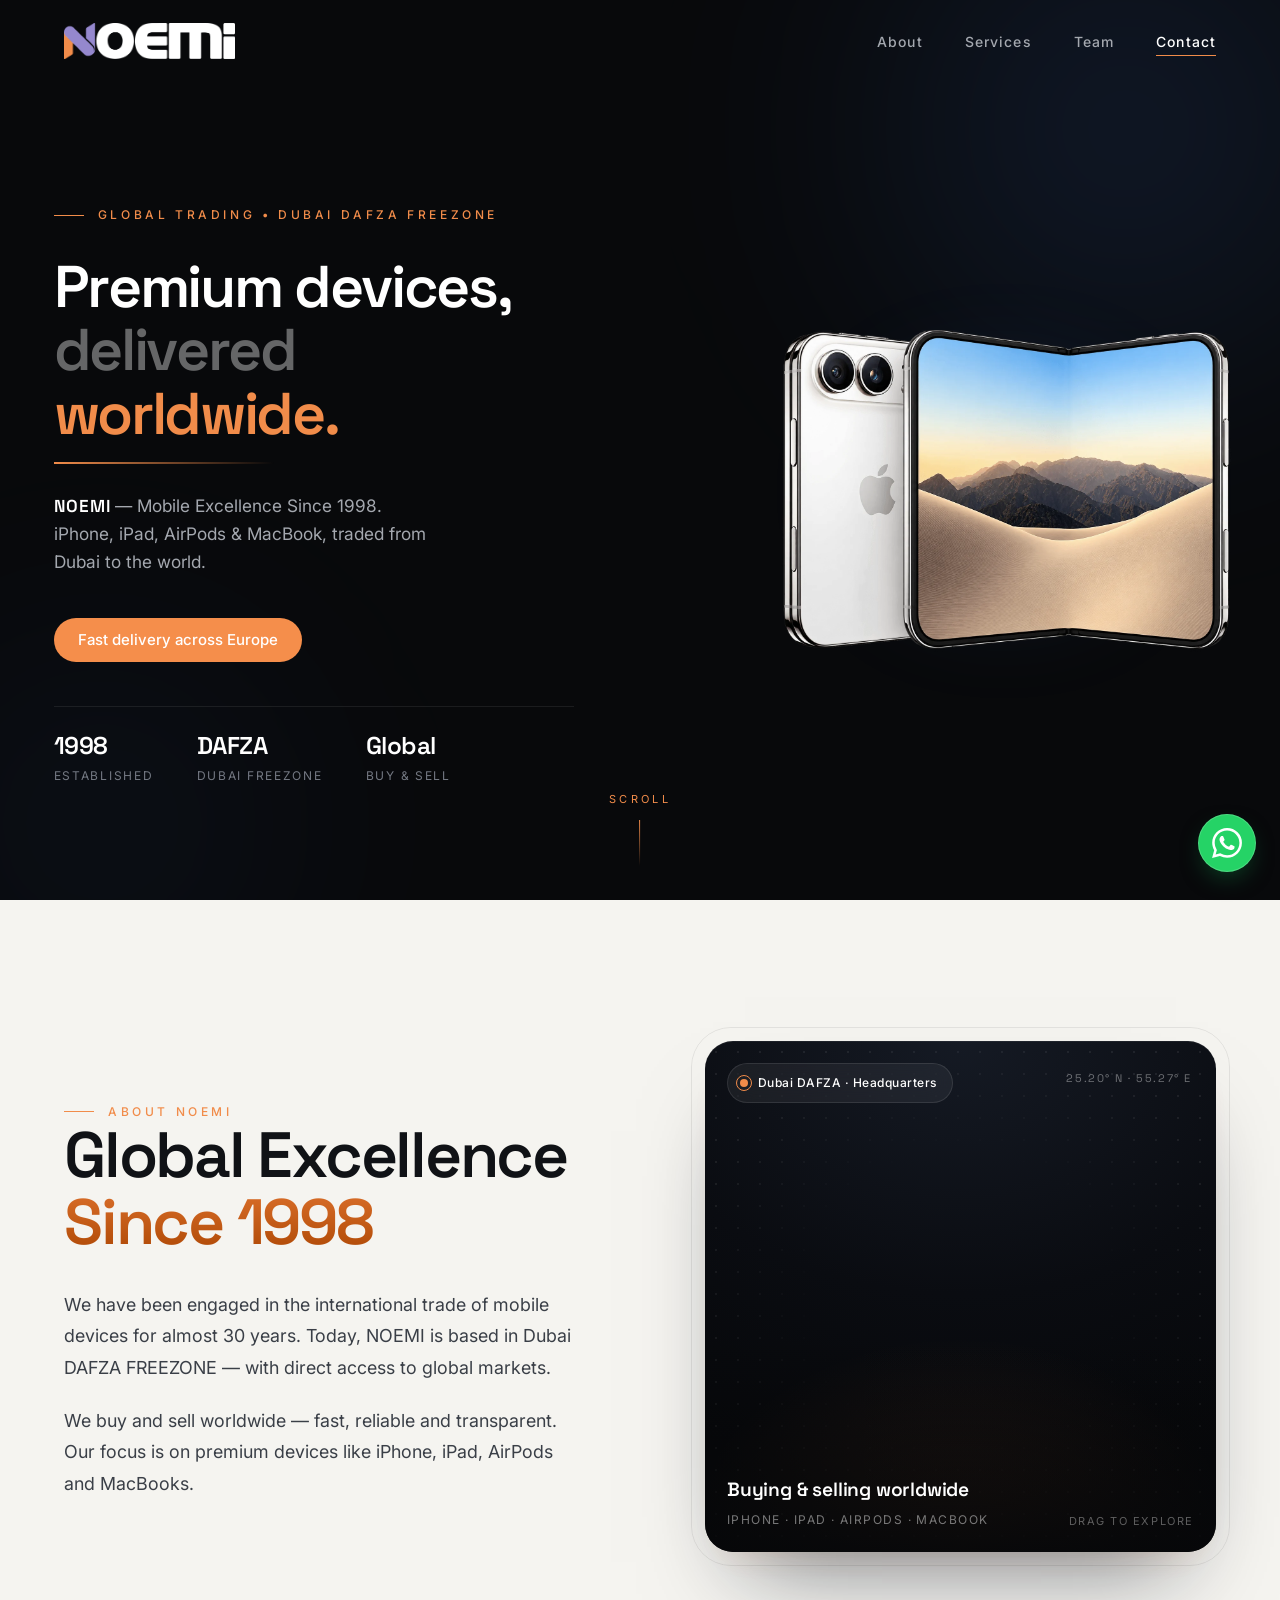
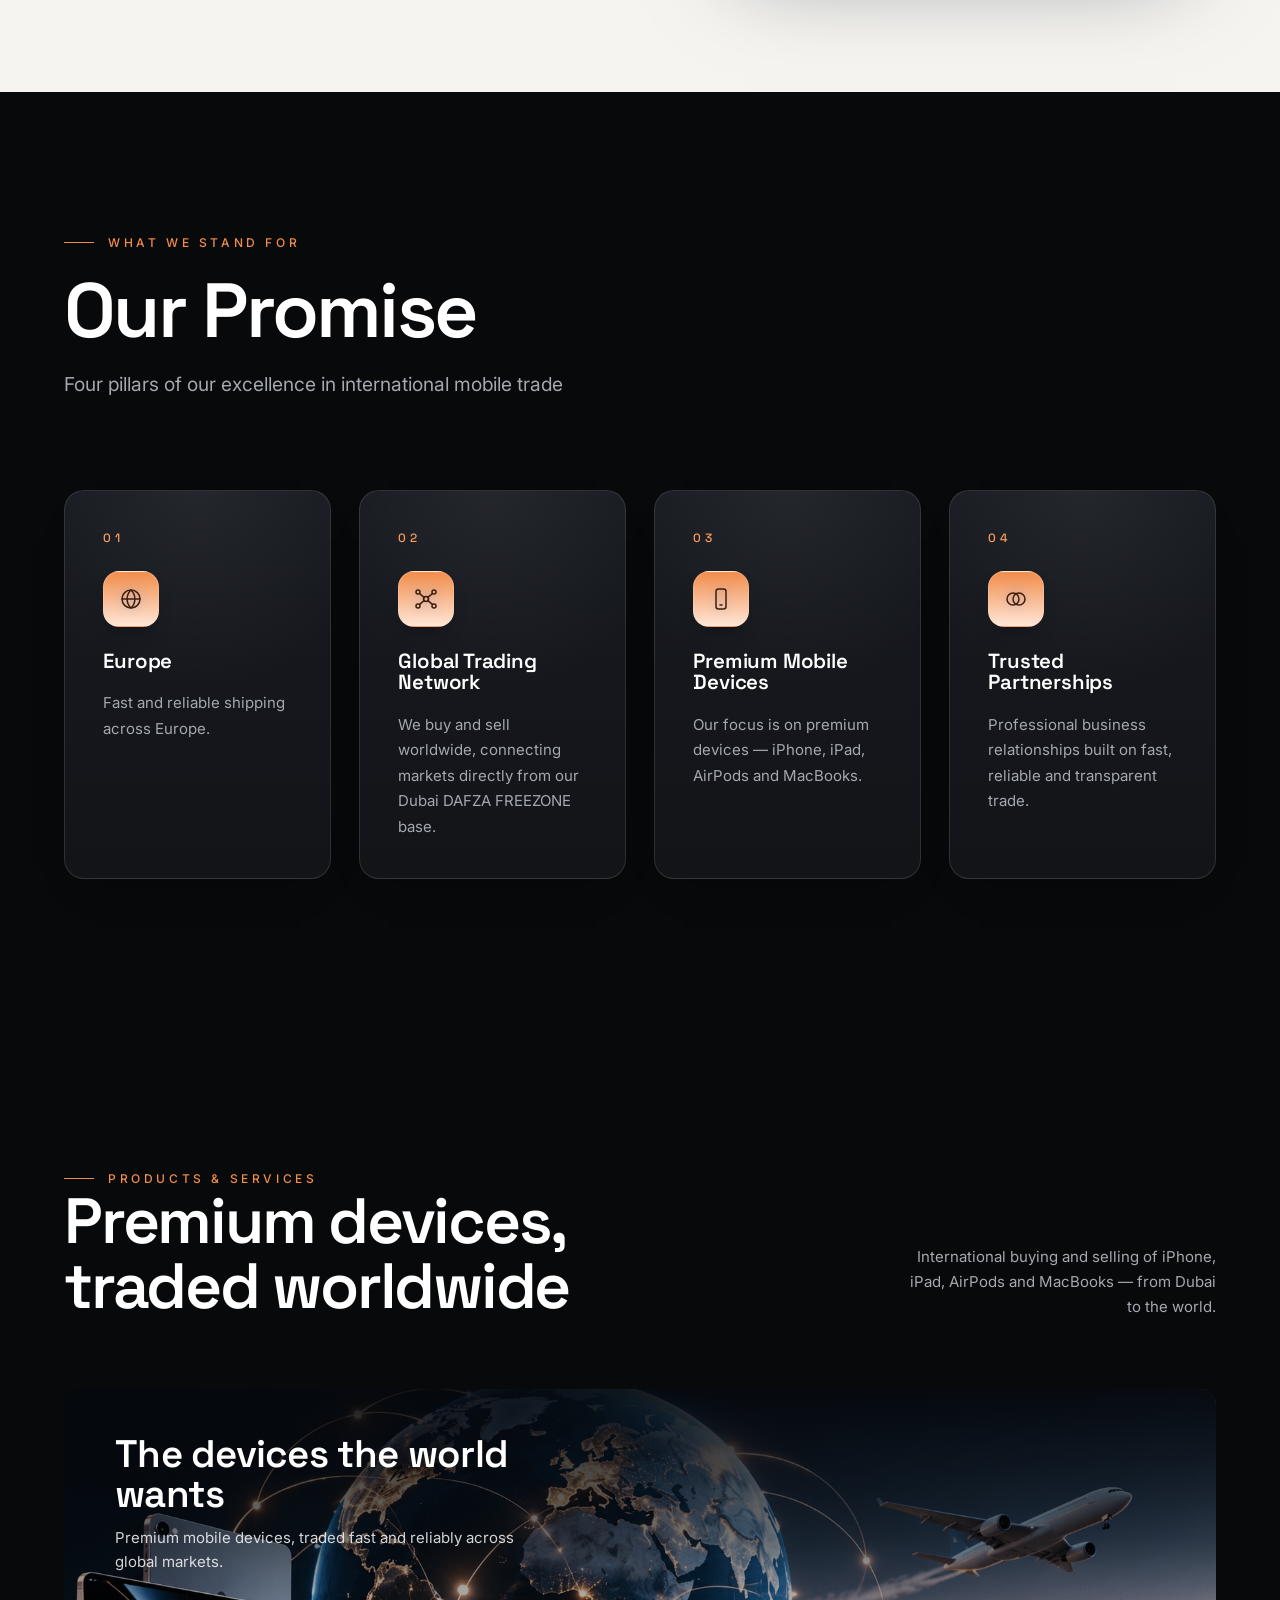
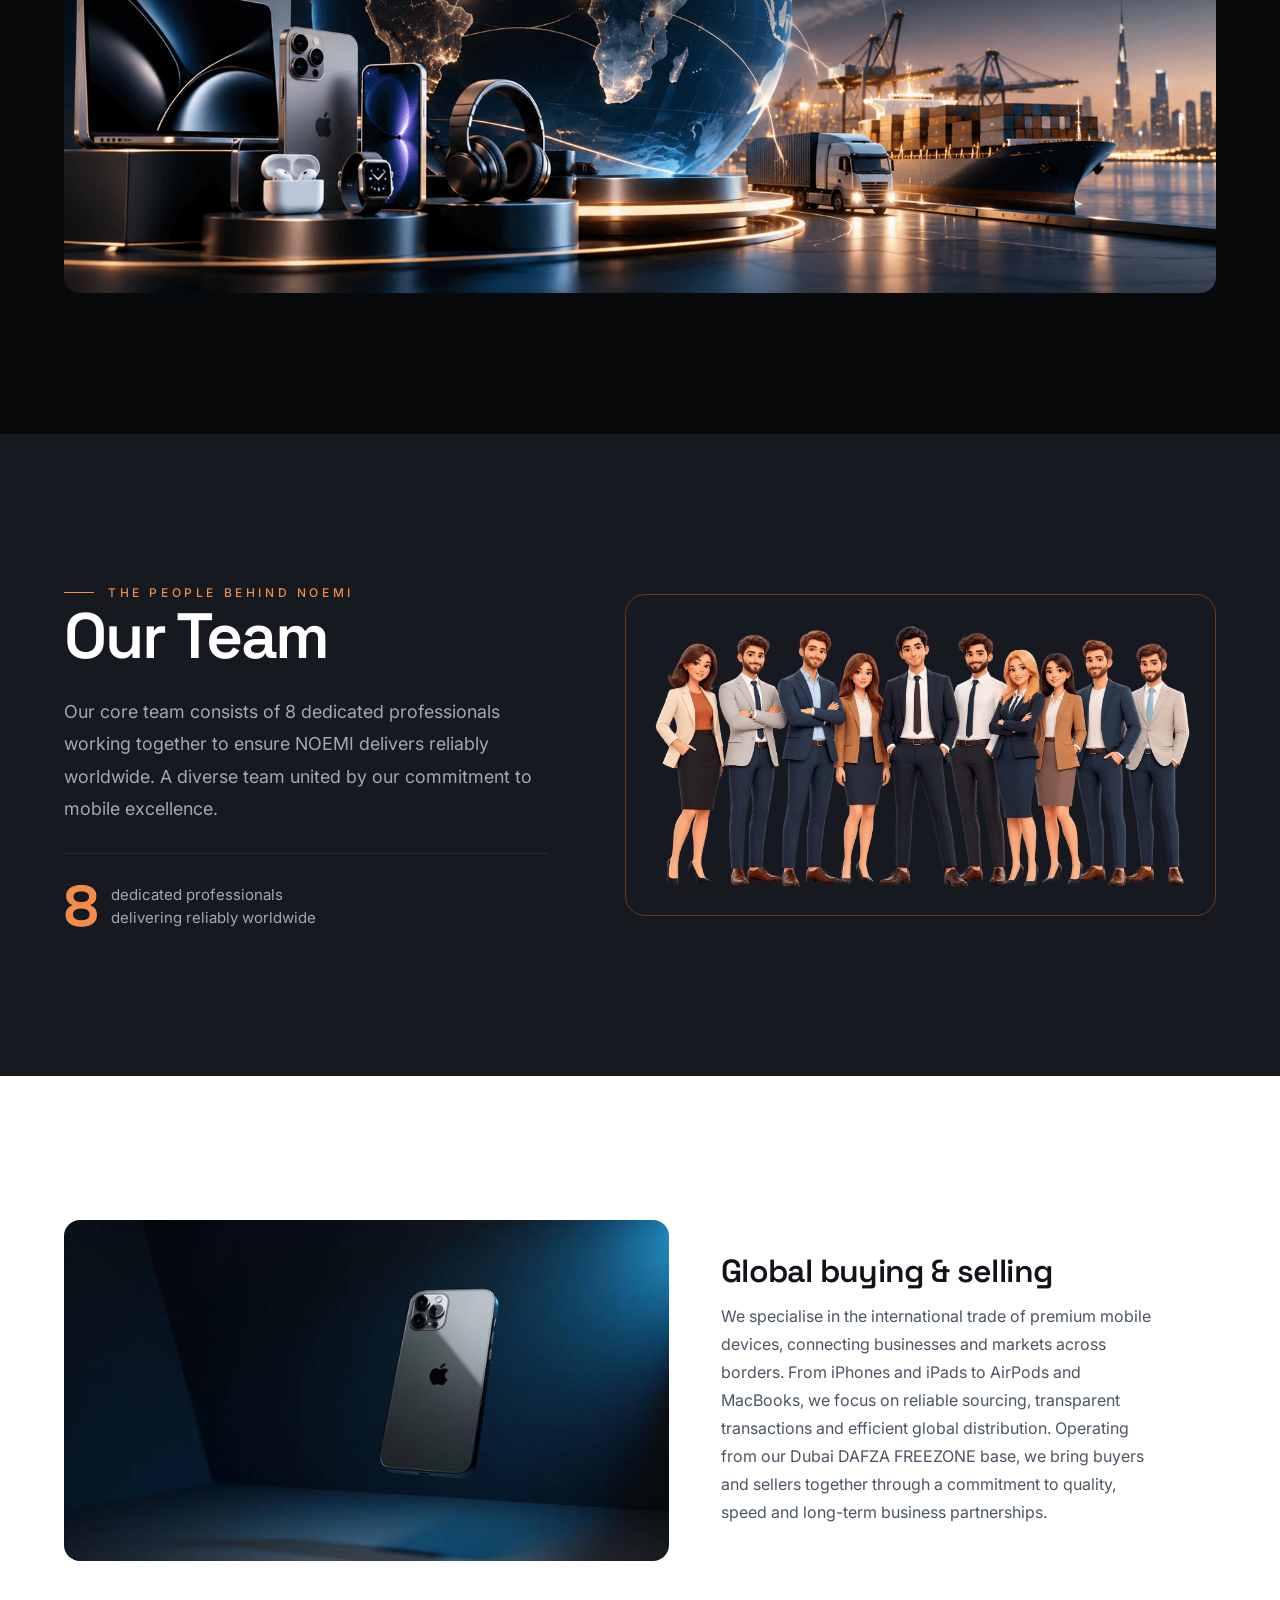
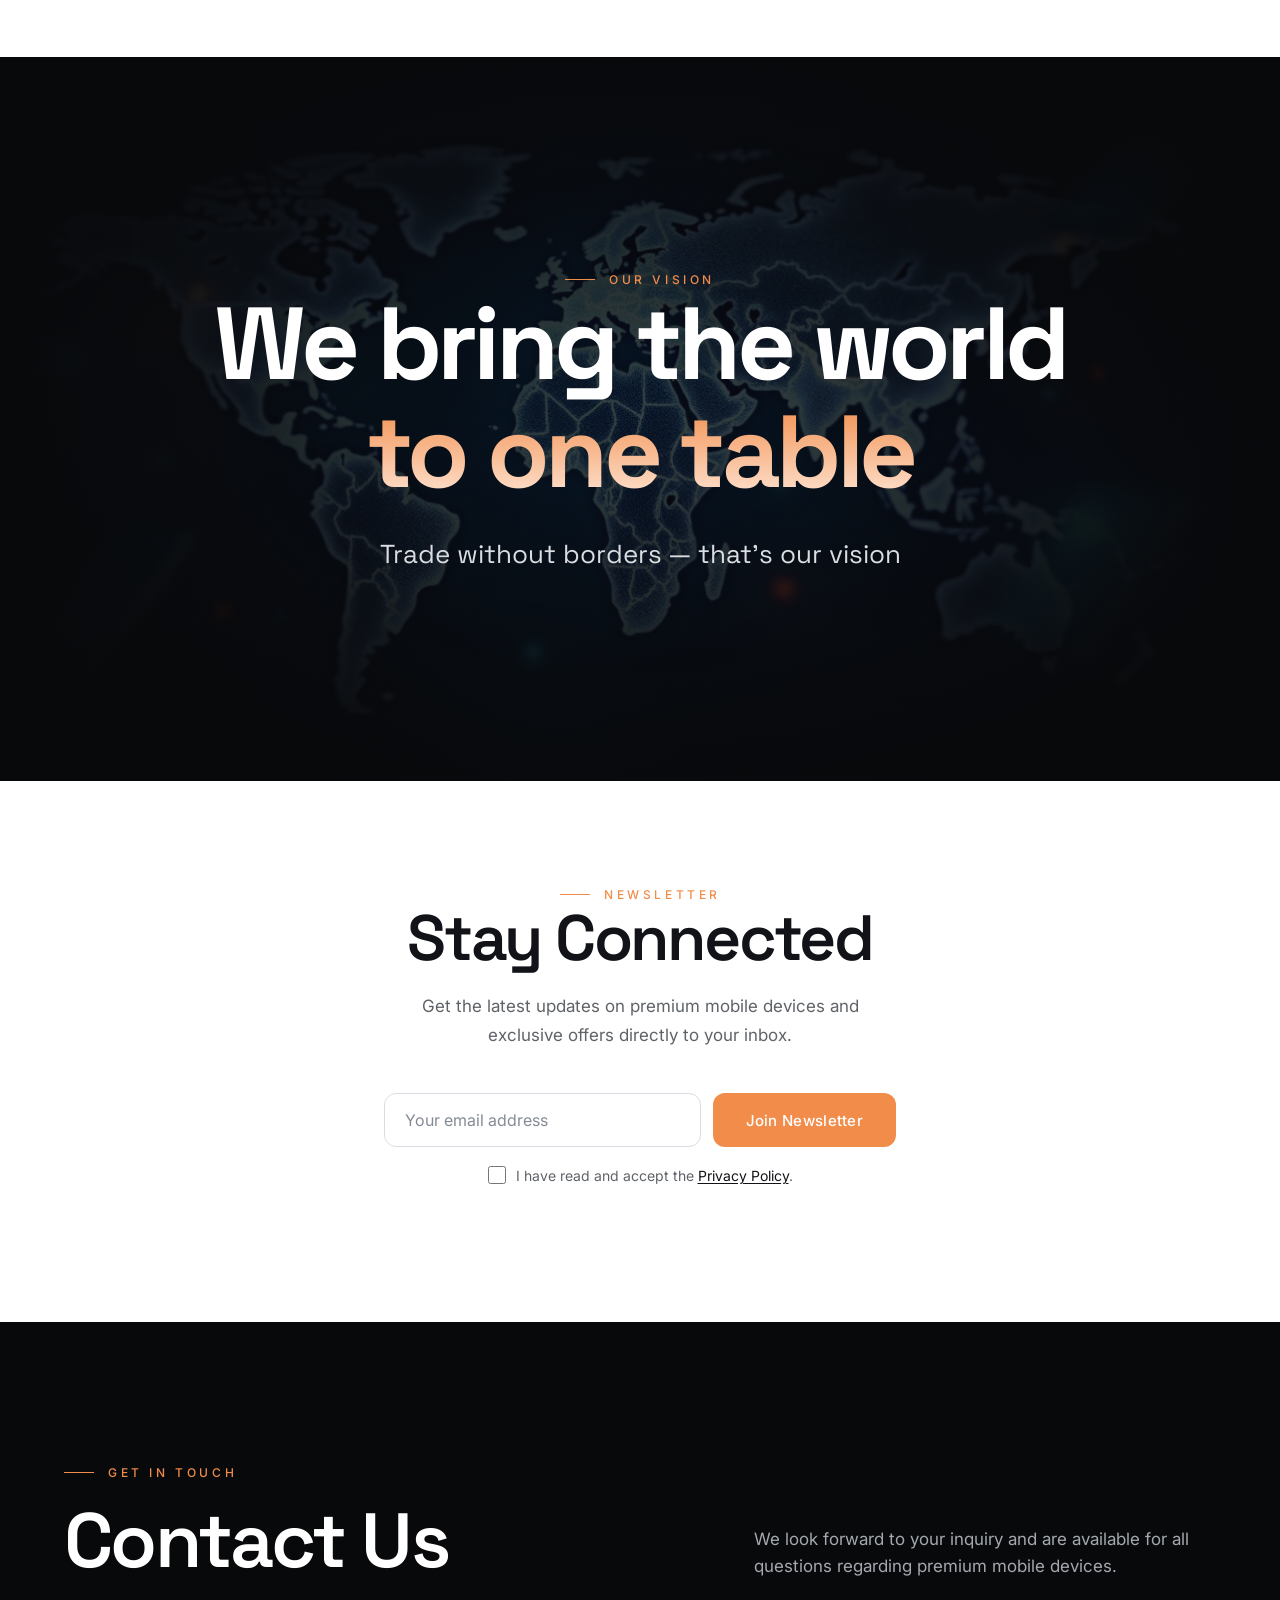
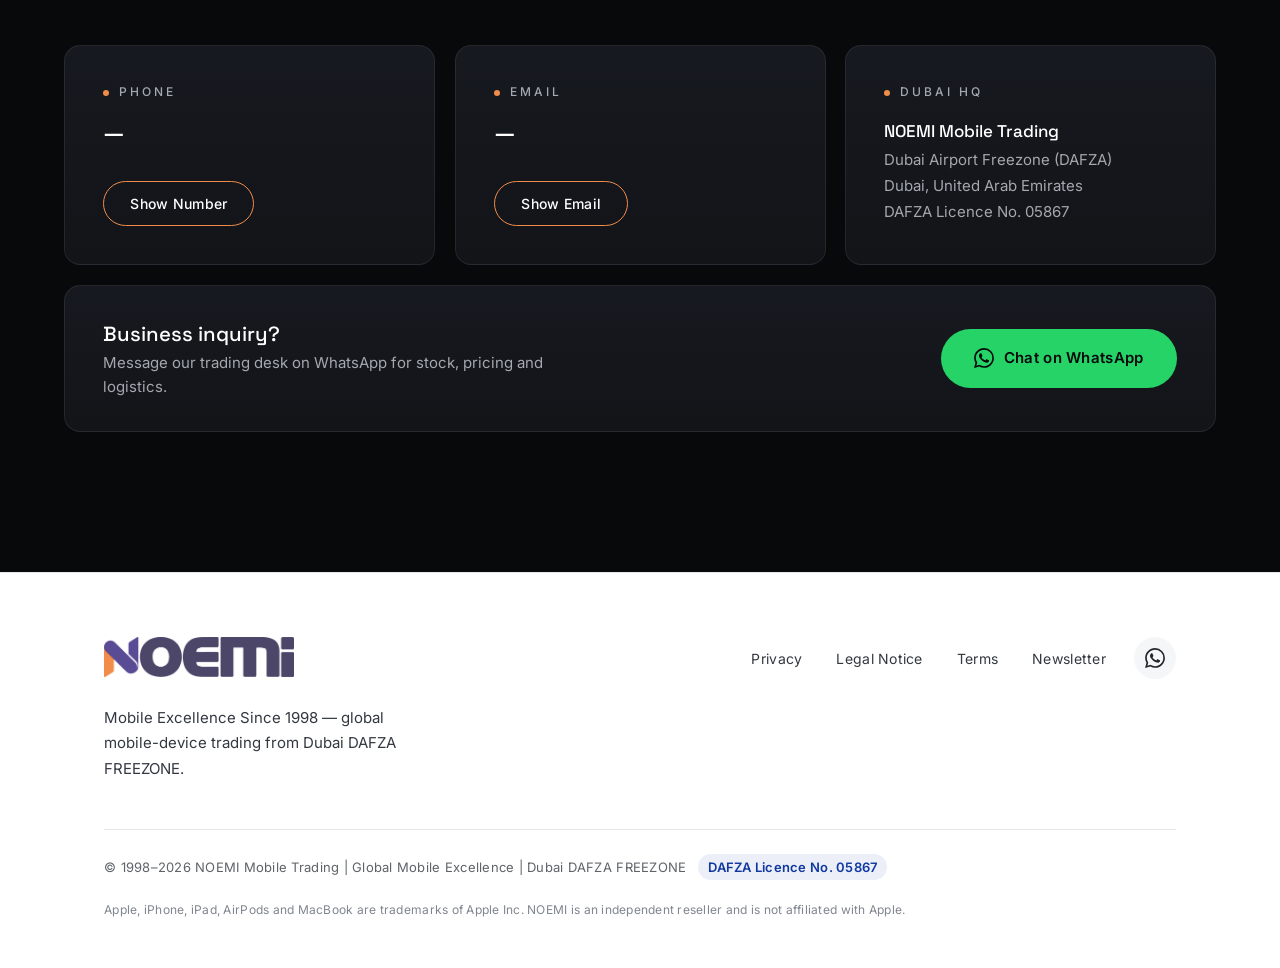
<file: index.html>
<!DOCTYPE html>
<html lang="en">
<head>
<meta charset="UTF-8">
<meta name="viewport" content="width=device-width, initial-scale=1.0">
<title>NOEMI — Mobile Excellence Since 1998 | Dubai DAFZA FREEZONE</title>
<meta name="description" content="NOEMI is a Dubai-based international mobile-device trading company — global buying and selling of premium devices like iPhone, iPad, AirPods and MacBooks. Fast delivery across Europe.">
<link rel="canonical" href="https://noemi.ae/">
<meta property="og:site_name" content="NOEMI">
<meta property="og:title" content="NOEMI — Mobile Excellence Since 1998">
<meta property="og:description" content="Global mobile-device trading from Dubai DAFZA FREEZONE. Premium devices, worldwide.">
<meta property="og:type" content="website">
<meta property="og:image" content="https://noemi.ae/noemi-og.jpg">
<meta property="og:image:width" content="1200">
<meta property="og:image:height" content="630">
<meta property="og:image:alt" content="NOEMI — premium mobile devices, traded worldwide from Dubai">
<meta property="og:url" content="https://noemi.ae/">
<meta name="twitter:card" content="summary_large_image">
<meta name="twitter:image" content="https://noemi.ae/noemi-og.jpg">
<meta name="theme-color" content="#08090B">
<link rel="apple-touch-icon" sizes="180x180" href="/apple-touch-icon.png">
<link rel="icon" type="image/png" href="favicon.ico">
<link rel="icon" type="image/png" sizes="32x32" href="favicon-32x32.png">
<link rel="icon" type="image/png" sizes="16x16" href="favicon-16x16.png">
<link rel="manifest" href="/site.webmanifest">
<link rel="preconnect" href="https://fonts.googleapis.com">
<link rel="preconnect" href="https://fonts.gstatic.com" crossorigin>
<link href="https://fonts.googleapis.com/css2?family=Space+Grotesk:wght@300;400;500;600;700&family=Inter:wght@300;400;500;600&display=swap" rel="stylesheet">
<link rel="preload" as="image" href="./iphone-duo-noemi.webp" type="image/webp" fetchpriority="high">
<script>document.documentElement.classList.add('js','gsap-pending');setTimeout(function(){document.documentElement.classList.remove('gsap-pending');},2500);</script>
<style>
:root{--black:#08090B;--charcoal:#121418;--charcoal-2:#16191F;--graphite:#202329;--line:rgba(255,255,255,.08);--white:#FFFFFF;--ivory:#F5F4F0;--ink:#101216;--grey:#A4A8AF;--grey-dark:#747983;--blue:#4D8DFF;--font-display:'Space Grotesk','Inter',system-ui,-apple-system,'Segoe UI',Roboto,sans-serif;--font-body:'Inter','Space Grotesk',system-ui,-apple-system,'Segoe UI',Roboto,sans-serif;--ease:cubic-bezier(.22,.61,.36,1);--nav-h:82px;--maxw:1300px;--pad:clamp(22px,5vw,72px);--radius:16px;
--orange:#f18c4a; --brand-purple:#1038a0;
}
*,*::before,*::after{box-sizing:border-box;margin:0;padding:0}
html{scroll-behavior:smooth;-webkit-text-size-adjust:100%}
section[id]{scroll-margin-top:calc(var(--nav-h) + 16px)}
body{font-family:var(--font-body);background:var(--black);color:var(--white);line-height:1.65;font-size:16px;-webkit-font-smoothing:antialiased;text-rendering:optimizeLegibility;overflow-x:hidden}
body.no-scroll{overflow:hidden}
img{display:block;max-width:100%;height:auto}
a{color:inherit;text-decoration:none}
button{font-family:inherit;cursor:pointer;border:0;background:none;color:inherit}
input{font-family:inherit}
ul,ol{list-style:none}
h1,h2,h3,h4{font-family:var(--font-display);font-weight:600;line-height:1.04;letter-spacing:-.02em}
::selection{background:var(--blue);color:#fff}
::-webkit-scrollbar{width:10px}
::-webkit-scrollbar-track{background:var(--black)}
::-webkit-scrollbar-thumb{background:var(--graphite);border-radius:10px}
.container{width:100%;max-width:var(--maxw);margin:0 auto;padding-left:var(--pad);padding-right:var(--pad)}
.section{padding:clamp(96px,11vw,170px) 0;position:relative}

.eyebrow {
    display: inline-flex;
    align-items: center;
    gap: 14px;
    font-size: 12px;
    letter-spacing: .3em;
    text-transform: uppercase;
    color: var(--orange);
    font-weight: 500;
}

.eyebrow::before{content:"";width:30px;height:1px;background:var(--orange);flex:0 0 auto}
.eyebrow--center{justify-content:center}
.btn{display:inline-flex;align-items:center;justify-content:center;gap:10px;padding:16px 32px;font-size:15px;font-weight:500;letter-spacing:.02em;border-radius:999px;transition:transform .35s var(--ease),background .35s,color .35s,border-color .35s;border:1px solid transparent;white-space:nowrap}
.btn:hover{transform:translateY(-1px)}
.btn:active{transform:translateY(1px)}
.btn--blue{background:var(--blue);color:#fff}
.btn--blue:hover{background:#3f80f5}
.btn--ghost{border-color:var(--orange);color:var(--white)}
.btn--ghost:hover{border-color:var(--orange);color:#fff;background:rgba(255,165,0,.12)}
.js .reveal{opacity:0;transform:translateY(34px);transition:opacity .9s var(--ease),transform .9s var(--ease);will-change:opacity,transform}
.js .reveal.is-visible{opacity:1;transform:none}
.js .reveal[data-delay="1"]{transition-delay:.08s}
.js .reveal[data-delay="2"]{transition-delay:.16s}
.js .reveal[data-delay="3"]{transition-delay:.24s}
.js .reveal[data-delay="4"]{transition-delay:.32s}
.site-header{position:fixed;top:0;left:0;width:100%;z-index:1000;transition:background .5s var(--ease),border-color .5s;border-bottom:1px solid transparent}
.site-header.is-scrolled{background:rgba(8,9,11,.82);-webkit-backdrop-filter:blur(20px);backdrop-filter:blur(20px);border-color:var(--line)}
.nav{display:flex;align-items:center;justify-content:space-between;height:var(--nav-h)}
.nav__logo{display:inline-flex;align-items:center;height:36px;z-index:1002}
.nav__logo img{height:36px;width:auto;object-fit:contain}
.nav__links{display:flex;align-items:center;gap:42px}
.nav__link{position:relative;font-size:14px;letter-spacing:.08em;color:var(--grey);font-weight:500;padding:8px 0;transition:color .3s}
.nav__link::after{content:"";position:absolute;left:0;bottom:2px;width:0;height:1px;background:var(--orange);transition:width .35s var(--ease)}
.nav__link:hover,.nav__link.active{color:var(--white)}
.nav__link:hover::after,.nav__link.active::after{width:100%}
.nav__toggle{display:none;flex-direction:column;justify-content:center;gap:6px;width:46px;height:46px;align-items:center;z-index:1002}
.nav__toggle span{display:block;width:26px;height:2px;background:var(--white);transition:transform .4s var(--ease),opacity .3s}
.nav__toggle.is-open span:nth-child(1){transform:translateY(8px) rotate(45deg)}
.nav__toggle.is-open span:nth-child(2){opacity:0}
.nav__toggle.is-open span:nth-child(3){transform:translateY(-8px) rotate(-45deg)}
.hero{position:relative;min-height:100vh;display:flex;align-items:center;overflow:hidden;padding-top:var(--nav-h);background:var(--black)}
.hero__glow{position:absolute;border-radius:50%;filter:blur(120px);opacity:.5;pointer-events:none}
.hero__glow--1{width:60vw;height:60vw;top:-20vw;right:-18vw;background:radial-gradient(circle,rgba(77,141,255,.32),transparent 65%)}
.hero__glow--2{width:44vw;height:44vw;bottom:-16vw;left:-14vw;background:radial-gradient(circle,rgba(77,141,255,.16),transparent 65%)}
.hero__grid{position:relative;display:grid;grid-template-columns:1.05fr .95fr;align-items:center;gap:clamp(32px,5vw,80px);width:100%;padding:clamp(40px,7vw,110px) 0}
.hero__kicker{margin-bottom:28px}
.hero__title{font-size:clamp(40px,4.6vw,72px);font-weight:600;letter-spacing:-.04em;line-height:1.02}
.hero__line{display:block;overflow:hidden;white-space:nowrap;padding:.06em 0 .12em;margin-bottom:-.12em}
.hero__line--muted{color:rgba(255,255,255,.38)}
.hero__rotator{position:relative;display:inline-grid;vertical-align:top}
.hero__word{grid-area:1/1;color:var(--orange)}
.hero__word:not(:first-child){visibility:hidden}
.hero__word.is-split{visibility:visible}
.hero__char{display:inline-block;will-change:transform}
.hero__underline{display:block;height:2px;width:min(220px,40%);margin-top:18px;background:linear-gradient(90deg,var(--orange),rgba(241,140,74,0));transform-origin:left center}
.hero__tagline{margin-top:28px;max-width:34ch;font-size:clamp(16px,1.35vw,19px);font-weight:400;line-height:1.6;color:var(--grey)}
.hero__tagline strong{font-family:var(--font-display);font-weight:600;color:var(--white);letter-spacing:.04em}
.hero__stats{display:flex;gap:clamp(24px,3.4vw,48px);margin-top:44px;padding-top:26px;border-top:1px solid var(--line);max-width:520px}
.hero__stat strong{display:block;font-family:var(--font-display);font-size:clamp(20px,1.9vw,26px);font-weight:600;letter-spacing:-.02em;color:var(--white);line-height:1.1}
.hero__stat span{display:block;margin-top:6px;font-size:12px;letter-spacing:.14em;text-transform:uppercase;color:var(--grey-dark)}
.gsap-pending .hero__content{visibility:hidden}
.hero__statement{display:inline-flex;align-items:center;justify-content:center;margin-top:42px;padding:0 24px;height:44px;border-radius:999px;font-size:15px;font-weight:500;line-height:1;color:#FFFFFF;background:#f58e4b;white-space:nowrap;transition:background .2s ease}
.hero__statement:hover{background:#f58e4b}
.hero__statement:focus-visible{outline:2px solid #005EB8;outline-offset:3px}
.hero__statement .pulse{display:none}
@keyframes pulse{0%{box-shadow:0 0 0 0 rgba(77,141,255,.55)}70%{box-shadow:0 0 0 14px rgba(77,141,255,0)}100%{box-shadow:0 0 0 0 rgba(77,141,255,0)}}
.hero__media{position:relative}
.hero__media::before{content:"";position:absolute;inset:10% 6%;border-radius:50%;background:radial-gradient(circle,rgba(77,141,255,.22),transparent 62%);filter:blur(46px);pointer-events:none}
.hero__media img{position:relative;z-index:1;display:block;width:90%;margin:0 auto;height:auto;object-fit:contain;object-position:center}
.hero__cursor-light{position:absolute;left:0;top:0;width:620px;height:620px;border-radius:50%;background:radial-gradient(circle,rgba(77,141,255,.16),transparent 62%);pointer-events:none;opacity:0;will-change:transform;transition:opacity .3s ease}
.hero__scroll{position:absolute;left:50%;bottom:34px;transform:translateX(-50%);display:flex;flex-direction:column;align-items:center;gap:12px;color:var(--orange);font-size:11px;letter-spacing:.3em;text-transform:uppercase}
.hero__scroll .line{width:1px;height:46px;background:linear-gradient(var(--orange),transparent);animation:drip 2.2s var(--ease) infinite}
@keyframes drip{0%{transform:scaleY(0);transform-origin:top}45%{transform:scaleY(1);transform-origin:top}55%{transform:scaleY(1);transform-origin:bottom}100%{transform:scaleY(0);transform-origin:bottom}}
.about{background:var(--ivory);color:var(--ink)}
.about .eyebrow{color:var(--orange)}
.about__grid{display:grid;grid-template-columns:1.05fr .95fr;gap:clamp(40px,6vw,100px);align-items:center}
.about__title{font-size:clamp(34px,5vw,72px);font-weight:600;letter-spacing:-.035em}
.about__title .accent{
    background: linear-gradient(180deg, #e0742f 0%, #a84300 100%);
    -webkit-background-clip: text;
    background-clip: text;
    -webkit-text-fill-color: transparent;
    color: transparent !important;
}
.about__body{margin-top:34px;display:flex;flex-direction:column;gap:22px;max-width:52ch}
.about__body p{font-size:clamp(16px,1.4vw,19px);color:#3a3f47;line-height:1.75}
.about__media{position:relative}
.about__grid>*{min-width:0}
.about__media .globe{position:relative;z-index:1;aspect-ratio:1/1;border-radius:28px;overflow:hidden;cursor:grab;touch-action:pan-y;background:radial-gradient(90% 70% at 50% 100%,rgba(241,140,74,.14),transparent 60%),radial-gradient(120% 90% at 50% 0%,#151a24 0%,#0a0c11 55%,#060709 100%);box-shadow:0 1px 0 rgba(255,255,255,.06) inset,0 50px 90px -40px rgba(10,16,30,.55),0 18px 36px -24px rgba(241,140,74,.25)}
.about__media .globe.is-dragging{cursor:grabbing}
.about__media .globe::after{content:"";position:absolute;left:0;right:0;bottom:0;height:42%;z-index:2;background:linear-gradient(to top,rgba(6,7,9,.92),rgba(6,7,9,0));pointer-events:none}
.about__media .globe::before{content:"";position:absolute;inset:0;z-index:0;background-image:radial-gradient(rgba(255,255,255,.07) 1px,transparent 1px);background-size:22px 22px;-webkit-mask-image:radial-gradient(circle at 50% 50%,transparent 38%,#000 75%);mask-image:radial-gradient(circle at 50% 50%,transparent 38%,#000 75%);pointer-events:none}
.about__media .globe__fallback{position:absolute;inset:0;width:100%;height:100%;object-fit:cover;object-position:center;z-index:1;transition:opacity .8s var(--ease)}
.about__media .globe__canvas{position:absolute;inset:0;width:100%;height:100%;z-index:2;opacity:0;transform:scale(.94) rotate(-4deg);transition:opacity 1.2s var(--ease),transform 1.6s var(--ease)}
.about__media .globe.is-ready .globe__canvas{opacity:1;transform:none}
.about__media .globe.is-ready .globe__fallback{opacity:0}
.globe__chip{position:absolute;top:22px;left:22px;z-index:3;display:inline-flex;align-items:center;gap:10px;padding:9px 16px 9px 12px;border-radius:999px;background:rgba(255,255,255,.06);border:1px solid rgba(255,255,255,.1);-webkit-backdrop-filter:blur(14px);backdrop-filter:blur(14px);color:#fff;font-size:12px;font-weight:500;letter-spacing:.04em;pointer-events:none}
.globe__chip .dot{position:relative;width:8px;height:8px;border-radius:50%;background:var(--orange)}
.globe__chip .dot::after{content:"";position:absolute;inset:-4px;border-radius:50%;border:1px solid var(--orange);animation:chipPulse 2s var(--ease) infinite}
@keyframes chipPulse{from{transform:scale(.6);opacity:1}to{transform:scale(1.8);opacity:0}}
.globe__coords{position:absolute;top:28px;right:24px;z-index:3;font-family:var(--font-display);font-size:11px;letter-spacing:.14em;color:rgba(255,255,255,.4);pointer-events:none}
.globe__caption{position:absolute;left:22px;right:22px;bottom:22px;z-index:3;display:flex;align-items:flex-end;justify-content:space-between;gap:16px;pointer-events:none}
.globe__caption strong{display:block;font-family:var(--font-display);font-size:clamp(16px,1.5vw,20px);font-weight:600;letter-spacing:-.01em;color:#fff}
.globe__caption span{display:block;margin-top:4px;font-size:12px;letter-spacing:.12em;text-transform:uppercase;color:rgba(255,255,255,.45)}
.globe__caption em{font-style:normal;font-size:11px;letter-spacing:.14em;text-transform:uppercase;color:rgba(255,255,255,.35);white-space:nowrap}
@media(hover:none){.globe__caption em{display:none}}
@media(max-width:480px){.globe__coords{display:none}}
.about__media .frame{position:absolute;inset:-14px;border:1px solid rgba(16,18,22,.08);border-radius:40px}
.promise{background:var(--black)}
.promise__head{display:flex;flex-direction:column;gap:18px;margin-bottom:clamp(48px,7vw,90px)}
.promise__title{font-size:clamp(38px,6vw,80px);font-weight:600;letter-spacing:-.035em}
.promise__sub{font-size:clamp(16px,1.5vw,20px);color:var(--grey);max-width:58ch}
.promise__grid{display:grid;grid-template-columns:repeat(4,1fr);gap:clamp(16px,2.5vw,28px)}
.promise__card{position:relative;overflow:hidden;background:linear-gradient(180deg,#171A20 0%,#121418 100%);border:1px solid rgba(255,255,255,.12);border-radius:20px;padding:clamp(28px,3vw,40px);display:flex;flex-direction:column;gap:18px;min-height:320px;box-shadow:0 20px 40px -30px rgba(0,0,0,.7);transition:opacity .65s var(--ease),transform .65s var(--ease),border-color .35s var(--ease),box-shadow .45s var(--ease);will-change:transform}
.promise__card::before{content:"";position:absolute;inset:0;z-index:0;background:radial-gradient(130% 95% at 50% 0%,rgba(255,255,255,.055),transparent 55%);pointer-events:none}
.promise__card::after{content:"";position:absolute;inset:0;z-index:0;background:radial-gradient(260px circle at var(--mx,50%) var(--my,50%),rgba(77,141,255,.16),transparent 70%);opacity:0;transition:opacity .35s ease;pointer-events:none}

.promise__num {
    font-family: var(--font-display);
    font-size: 12px;
    letter-spacing: .3em;
    color: #ff9d5a;
    font-weight: 500;
    position: relative;
    z-index: 1;
}

.promise__icon {
    width: 56px;
    height: 56px;
    display: flex;
    align-items: center;
    justify-content: center;
    border: 1px solid rgb(251 214 191 / 25%);
    border-radius: 16px;
    color: #421e06;
    background: linear-gradient(180deg, #f18c4a 0%, #ffe7d7 100%);
    box-shadow: inset 0 1px 0 rgba(255,255,255,.08),0 10px 22px -14px rgba(0,0,0,.8);
    margin: 4px 0 6px;
    position: relative;
    z-index: 1;
    transition: transform .4s var(--ease),border-color .3s var(--ease);
}

.promise__icon svg{width:24px;height:24px;stroke:currentColor;fill:none;filter:drop-shadow(0 0 5px rgba(77,141,255,.4))}
.promise__card h3{font-size:clamp(19px,1.6vw,23px);font-weight:600;letter-spacing:-.01em;color:var(--white);position:relative;z-index:1}
.promise__card p{color:var(--grey);font-size:15px;line-height:1.7;position:relative;z-index:1}
@media(hover:hover) and (pointer:fine){
  .promise__card:hover{border-color:rgba(255,255,255,.22);box-shadow:0 34px 64px -30px rgba(0,0,0,.8)}
  .promise__card:hover::after{opacity:1}
  .promise__card:hover .promise__icon{transform:translateY(-5px);border-color:rgba(77,141,255,.4)}
}
.products{background:#FFFFFF}

.products .eyebrow{color:#b54800}

.products__head{display:grid;grid-template-columns:1fr auto;align-items:end;gap:30px;margin-bottom:clamp(40px,6vw,70px)}
.products__title{font-size:clamp(34px,5vw,66px);font-weight:600;letter-spacing:-.035em;line-height:1.02;color:#111318}
.products__meta{color:#4B5563;font-size:15px;max-width:34ch;text-align:right}
.products__stage{position:relative;aspect-ratio:16/7;border-radius:var(--radius);overflow:hidden;background:#05070b}
.products__stage-fallback,.products__stage-video{position:absolute;inset:0;width:100%;height:100%;object-fit:cover;object-position:center}
.products__stage-fallback{z-index:0}
.products__stage-video{z-index:1;transition:opacity .6s ease}
.products__stage-video.is-static{opacity:0}

.products__stage::after {
    content: "";
    position: absolute;
    inset: 0;
    z-index: 2;
    background: linear-gradient(180deg, rgba(5,7,11,.92) 0%, rgba(5,7,11,.55) 30%, rgba(5,7,11,0) 58%);
}

.products__caption {
    position: absolute;
    left: clamp(24px,4vw,56px);
    top: clamp(24px,3.5vw,48px);
    z-index: 3;
    max-width: 420px;
}
.products--dark{background:var(--black)}
.products--dark .eyebrow{color:var(--orange)}
.products--dark .products__title{color:var(--white)}
.products--dark .products__meta{color:var(--grey)}
.products__caption h3{font-size:clamp(24px,3vw,40px);font-weight:600;letter-spacing:-.02em;color:#FFFFFF}
.products__caption p{color:rgba(255,255,255,.82);margin-top:12px;font-size:15px}
.products__tags{display:flex;flex-wrap:wrap;gap:12px;margin-top:clamp(28px,4vw,44px)}
.products__tag{border:1px solid #E5E7EB;border-radius:999px;padding:12px 22px;font-size:14px;color:#4B5563;letter-spacing:.02em;transition:border-color .35s,color .35s}
.products__tag:hover{border-color:#005EB8;color:#005EB8}
.products__secondary{display:grid;grid-template-columns:1.1fr .9fr;gap:clamp(24px,4vw,56px);align-items:center;margin-top:clamp(28px,4vw,48px)}
.products__secondary .media{border-radius:var(--radius);overflow:hidden}
.products__secondary .media img{width:100%;aspect-ratio:16/9;object-fit:cover;transition:transform 1.2s var(--ease)}
.products__secondary .media:hover img{transform:scale(1.04)}
.products__secondary-text h3{font-size:clamp(22px,2.6vw,32px);font-weight:600;letter-spacing:-.02em;color:#111318}
.products__secondary-text p{color:#4B5563;margin-top:14px;font-size:16px;line-height:1.75;max-width:44ch}
.team{background:var(--charcoal-2)}
.team__grid{display:grid;grid-template-columns:.9fr 1.1fr;gap:clamp(40px,6vw,100px);align-items:center}
.team__title{font-size:clamp(34px,5vw,66px);font-weight:600;letter-spacing:-.035em}
.team__body{margin-top:26px;color:var(--grey);font-size:clamp(16px,1.4vw,19px);line-height:1.8;max-width:46ch}
.team__stat{display:flex;align-items:center;gap:14px;margin-top:28px;padding-top:24px;border-top:1px solid var(--line)}
.team__stat .num{font-family:var(--font-display);font-size:clamp(56px,4.5vw,72px);font-weight:700;letter-spacing:-.04em;color:var(--orange);line-height:1;margin:0;flex:0 0 auto}
.team__stat .lbl{color:var(--grey);font-size:15px;line-height:1.5;margin:0;font-weight:400}
.team__media{position:relative;padding:clamp(14px,2.5vw,26px)}

.team__media::before {
    content: "";
    position: absolute;
    inset: 0;
    border: 1px solid #f3730063;
    border-radius: 20px;
    z-index: 0;
    pointer-events: none;
}

.team__media img{position:relative;z-index:1;display:block;width:100%;height:auto;object-fit:contain;object-position:center;border-radius:var(--radius)}
.vision{position:relative;background:var(--black);overflow:hidden;padding:clamp(120px,16vw,240px) 0}
.vision__bg{position:absolute;inset:0}
.vision__bg img{width:100%;height:100%;object-fit:cover;opacity:.3;-webkit-mask-image:radial-gradient(ellipse 60% 70% at 50% 50%,#000 40%,transparent 100%);mask-image:radial-gradient(ellipse 60% 70% at 50% 50%,#000 40%,transparent 100%)}
.vision__bg::after{content:"";position:absolute;inset:0;background:radial-gradient(ellipse at center,rgba(8,9,11,.2) 0%,rgba(8,9,11,.94) 80%)}
.vision__inner{position:relative;text-align:center;max-width:1000px;margin:0 auto}
.vision__title{font-size:clamp(40px,7vw,104px);font-weight:600;letter-spacing:-.04em;line-height:1.02}
.vision__title .accent{color:var(--blue)}
.vision__sub{margin-top:28px;font-family:var(--font-display);font-size:clamp(18px,2.2vw,26px);color:#DADDE2;font-weight:400}
.newsletter{background:#FFFFFF;padding:clamp(48px,8vw,96px) 0}
.newsletter .eyebrow{color:var(--orange)}
.newsletter .eyebrow::before{background:var(--orange)}
.newsletter__inner{text-align:center;max-width:640px;margin:0 auto}
.newsletter__title{font-size:clamp(34px,5vw,64px);font-weight:600;letter-spacing:-.035em;color:#111318}
.newsletter__desc{margin-top:20px;color:#5F6368;font-size:17px;line-height:1.7}
.newsletter__form{margin-top:44px;display:flex;gap:12px;flex-wrap:wrap;justify-content:center}
.newsletter__input{flex:1 1 280px;min-width:0;background:#FFFFFF;border:1px solid #D9DDE3;border-radius:12px;padding:16px 20px;color:#111318;font-size:16px;transition:border-color .2s ease,box-shadow .2s ease}
.newsletter__input::placeholder{color:#858B95}
.newsletter__input:focus{outline:none;border-color:#005EB8;box-shadow:0 0 0 3px rgba(0,94,184,.12)}
.newsletter .btn{background:var(--orange);color:#FFFFFF;border-radius:12px}
.newsletter .btn:hover{background:var(--orange)}
.newsletter .btn:focus-visible{outline:2px solid #005EB8;outline-offset:2px}
.newsletter__consent{flex:0 0 auto;width:100%;display:flex;align-items:flex-start;justify-content:center;gap:10px;margin-top:6px;font-size:14px;line-height:1.5;color:#5F6368;text-align:left;cursor:pointer}
.newsletter__consent input{flex:0 0 auto;width:18px;height:18px;margin-top:1px;accent-color:var(--orange);cursor:pointer}
.newsletter__consent a{color:#111318;text-decoration:underline;text-underline-offset:2px}
.newsletter__msg{margin-top:18px;font-size:14px;min-height:22px;color:#5F6368}
.newsletter__msg.error{color:#DC2626}
.newsletter__msg.ok{color:#16A34A}
.visually-hidden{position:absolute;width:1px;height:1px;padding:0;margin:-1px;overflow:hidden;clip:rect(0,0,0,0);white-space:nowrap;border:0}
.contact{background:var(--black)}
.contact__head{display:grid;grid-template-columns:minmax(0,1fr) minmax(0,1fr);gap:20px 40px;align-items:end;margin-bottom:clamp(40px,5vw,64px)}
.contact__head .eyebrow{display:flex;margin-bottom:18px}
.contact__title{font-size:clamp(36px,6vw,80px);font-weight:600;letter-spacing:-.035em}
.contact__desc{color:var(--grey);font-size:17px;line-height:1.6;max-width:42ch;justify-self:end}
.contact__grid{display:grid;grid-template-columns:repeat(3,minmax(0,1fr));gap:20px}
.contact__card{position:relative;display:flex;flex-direction:column;align-items:flex-start;gap:16px;min-width:0;padding:clamp(28px,3vw,40px);background:linear-gradient(180deg,var(--charcoal-2),var(--charcoal));border:1px solid var(--line);border-radius:var(--radius)}
.contact__card::after{content:"";position:absolute;inset:-1px;border:1px solid rgba(241,140,74,.45);border-radius:inherit;opacity:0;transition:opacity .35s var(--ease);pointer-events:none}
@media(hover:hover){.contact__card:hover::after{opacity:1}}
.contact__card h3{display:flex;align-items:center;gap:10px;font-family:var(--font-body);font-size:12px;line-height:1.4;letter-spacing:.24em;text-transform:uppercase;color:var(--grey);font-weight:500}
.contact__card h3::before{content:"";width:6px;height:6px;border-radius:50%;background:var(--orange);flex:0 0 auto}
.contact__card .value{max-width:100%;font-size:clamp(20px,1.9vw,24px);line-height:1.35;min-height:1.35em;font-weight:500;font-family:var(--font-display);letter-spacing:-.01em;overflow-wrap:anywhere}
.contact__card .value a{color:var(--orange);border-bottom:1px solid rgba(241,140,74,.4);transition:border-color .25s}
.contact__card .value a:hover{border-color:var(--orange)}
.contact__card .reveal-msg{color:var(--grey);font-size:14px;line-height:1.5}
.contact__card .reveal-msg:empty{display:none}
.contact__card .btn{margin-top:auto;padding:13px 26px;font-size:14px}
.contact__card .address{color:var(--grey);font-size:15px;line-height:1.75;overflow-wrap:anywhere}
.contact__card .address strong{color:var(--white);font-family:var(--font-display);font-size:17px;font-weight:500}
.contact__cta{display:flex;flex-wrap:wrap;align-items:center;justify-content:space-between;gap:16px 24px;margin-top:20px;padding:clamp(22px,2.6vw,32px) clamp(20px,3vw,40px);border:1px solid var(--line);border-radius:var(--radius);background:linear-gradient(180deg,var(--charcoal-2),var(--charcoal))}
.contact__cta p{color:var(--grey);font-size:15px;line-height:1.6;max-width:52ch}
.contact__cta strong{display:block;color:var(--white);font-family:var(--font-display);font-size:clamp(18px,1.6vw,21px);font-weight:500}
.btn--whatsapp{background:#25D366;color:#08090B;font-weight:600}
.btn--whatsapp:hover{background:#2ee072}
.btn--whatsapp svg{width:20px;height:20px}
@media(max-width:1023px){
  .contact__grid{grid-template-columns:repeat(2,minmax(0,1fr));gap:16px}
  .contact__card:last-child{grid-column:1/-1}
}
@media(max-width:767px){
  .contact.section{padding:72px 0}
  .contact__head{grid-template-columns:1fr;gap:14px;margin-bottom:32px}
  .contact__head .eyebrow{margin-bottom:12px}
  .contact__title{font-size:clamp(34px,10vw,44px)}
  .contact__desc{justify-self:start;font-size:15px}
  .contact__grid{grid-template-columns:1fr;gap:12px}
  .contact__card{gap:12px;padding:22px 20px}
  .contact__card .value{font-size:20px}
  .contact__card .btn{margin-top:4px;padding:12px 22px}
  .contact__cta{margin-top:12px;padding:22px 20px}
  .contact__cta .btn{width:100%}
}
.site-footer{background:#FFFFFF;border-top:1px solid #E5E7EB;padding:clamp(48px,6vw,64px) 0 48px}
.site-footer .container{max-width:1200px}
.footer__top{display:flex;flex-wrap:wrap;justify-content:space-between;gap:40px;align-items:flex-start}
.footer__logo{display:inline-flex;align-items:center;height:40px}
.footer__logo img{height:40px;width:auto;object-fit:contain}
.footer__brand-tag{color:#333840;font-size:15px;margin-top:20px;max-width:36ch;line-height:1.7}
.footer__nav{display:flex;flex-wrap:wrap;gap:34px;align-items:center}
.footer__link{font-size:14px;letter-spacing:.02em;color:#333840;transition:color .2s ease;padding:4px 0;position:relative}
.footer__link::after{content:"";position:absolute;left:0;bottom:0;width:0;height:1px;background:var(--orange);transition:width .2s ease}
.footer__link:hover{color:var(--orange)}
.footer__link:hover::after{width:100%}
.footer__link:focus-visible{color:var(--orange);outline:2px solid var(--orange);outline-offset:4px}
.footer__right{display:flex;flex-wrap:wrap;align-items:center;gap:28px}
.footer__social{display:flex;align-items:center;gap:10px}
.footer__social-link{display:inline-flex;align-items:center;justify-content:center;width:42px;height:42px;border-radius:50%;color:#22252B;background:#F5F6F8;transition:color .2s ease,background .2s ease,transform .2s ease}
.footer__social-link:hover{color:var(--orange);background:#EBEEF3;transform:translateY(-1px)}
.footer__social-link:focus-visible{color:var(--orange);outline:2px solid var(--orange);outline-offset:2px}
.footer__social-link svg{width:20px;height:20px}
.footer__social-link[hidden]{display:none}
.footer__bottom{margin-top:48px;padding-top:24px;border-top:1px solid #E5E7EB;display:flex;flex-wrap:wrap;justify-content:space-between;align-items:center;gap:16px 32px;color:#5F6368;font-size:13px;letter-spacing:.02em;line-height:1.7}
.footer__legal{display:flex;flex-wrap:wrap;align-items:center;gap:8px 12px;min-width:0}
.footer__copy{min-width:0}
.footer__licence{display:inline-block;padding:2px 10px;border-radius:999px;background:rgba(16,56,160,.08);color:var(--brand-purple);font-weight:600;white-space:nowrap}
.footer__trademark{flex:1 0 100%;margin-top:4px;font-size:12px;line-height:1.6;color:#80868F}
@media(max-width:767px){
  .site-footer{padding:40px 0 32px}
  .footer__top{flex-direction:column;gap:24px}
  .footer__logo,.footer__logo img{height:34px}
  .footer__brand-tag{margin-top:14px;max-width:34ch;font-size:14.5px;line-height:1.65;text-wrap:pretty}
  .footer__right{flex-direction:column;align-items:flex-start;gap:16px;width:100%}
  .footer__nav{gap:0 24px}
  .footer__link{padding:10px 0;white-space:nowrap}
  .footer__link::after{bottom:8px}
  .footer__social{gap:10px}
  .footer__social-link{width:44px;height:44px}
  .footer__bottom{flex-direction:column;align-items:center;gap:20px;margin-top:32px;padding-top:24px;text-align:center}
  .footer__legal{flex-direction:column;gap:12px}
  .footer__copy{max-width:34ch;line-height:1.75}
  .footer__copy>span{display:block}
  .footer__copy>.footer__sep{display:none}
  .footer__licence{padding:6px 16px;font-size:12px;letter-spacing:.06em;border:1px solid rgba(16,56,160,.14)}
  .footer__trademark{max-width:40ch;margin-top:0}
}
.toast{position:fixed;left:50%;bottom:34px;transform:translate(-50%,20px);background:var(--graphite);border:1px solid var(--line);color:var(--white);padding:14px 24px;border-radius:999px;font-size:14px;opacity:0;pointer-events:none;transition:opacity .4s,transform .4s var(--ease);z-index:2000;max-width:90vw;text-align:center}
.toast.is-visible{opacity:1;transform:translate(-50%,0)}
@media(prefers-reduced-motion:reduce){html{scroll-behavior:auto}.js .reveal{opacity:1;transform:none;transition:none}.hero__statement .pulse,.hero__scroll .line{animation:none}.products__secondary .media img{transition:none}*,*::before,*::after{transition:none!important;animation:none!important}}
@media(max-width:1024px){
  .hero__grid{grid-template-columns:1fr}
  .hero{min-height:auto}
  .hero__media{max-width:560px;margin:0 auto;width:100%}
  .hero__scroll{display:none}
  .about__grid,.team__grid{grid-template-columns:1fr}
  .promise__grid{grid-template-columns:repeat(2,1fr)}
  .products__head{grid-template-columns:1fr;align-items:start}
  .products__meta{text-align:left}
  .products__stage{aspect-ratio:16/9}
}
@media(max-width:768px){
  .nav__toggle{display:flex}
  .nav__links{position:fixed;inset:0;background:rgba(8,9,11,.97);-webkit-backdrop-filter:blur(20px);backdrop-filter:blur(20px);flex-direction:column;justify-content:center;gap:36px;opacity:0;pointer-events:none;transition:opacity .4s var(--ease)}
  .nav__links.is-open{opacity:1;pointer-events:auto}
  .nav__link{font-size:26px;font-family:var(--font-display);letter-spacing:0}
  .hero__title{font-size:clamp(30px,8.4vw,60px)}
  .hero__kicker{font-size:10px;letter-spacing:.18em;gap:10px}
  .hero__kicker::before{width:20px}
  .hero__stats{gap:22px}
}
@media(max-width:640px){
  .promise__grid{grid-template-columns:1fr}
  .promise__card{min-height:0}
  .products__secondary{grid-template-columns:1fr}
  .products__stage{aspect-ratio:auto}
  .products__stage::after{display:none}
  .products__stage-fallback{position:relative;aspect-ratio:16/10;height:auto}
  .products__caption{position:relative;left:auto;top:auto;max-width:none;padding:22px 20px 24px}
  .newsletter__form{flex-direction:column}
  .newsletter__input{flex:1 1 auto}
}


.vision__title {
    text-align: center;
    font-size: clamp(2.5rem, 8vw, 6.5rem);
    line-height: 1.05;
    font-weight: 700;
    letter-spacing: -0.045em;
}

.vision__line {
    display: block;
    white-space: nowrap;
    color: #ffffff;
}

.vision__line.accent {
     background: linear-gradient(180deg, #f18c4a 0%, #ffe7d7 100%);
    -webkit-background-clip: text;
    background-clip: text;
    -webkit-text-fill-color: transparent;
    color: transparent !important;
}

@media (max-width: 480px) {
    .vision__title {
        font-size: clamp(1.8rem, 7.8vw, 2.5rem);
    }
}
/* linear-gradient(180deg, #f18c4a 0%, #ffe7d7 100%); */
</style>
<link rel="stylesheet" href="./wa-float.css">
</head>
<body>
<header class="site-header" id="siteHeader">
  <div class="container">
    <nav class="nav" aria-label="Primary">
      <a href="#top" class="nav__logo" aria-label="NOEMI — back to top">
        <img src="./noemi-logo-light.webp" alt="NOEMI" width="160" height="34">
      </a>
      <button class="nav__toggle" id="navToggle" type="button" aria-label="Open menu" aria-expanded="false" aria-controls="navLinks">
        <span></span><span></span><span></span>
      </button>
      <ul class="nav__links" id="navLinks">
        <li><a class="nav__link" href="#about">About</a></li>
        <li><a class="nav__link" href="#services">Services</a></li>
        <li><a class="nav__link" href="#team">Team</a></li>
        <li><a class="nav__link" href="#contact">Contact</a></li>
      </ul>
    </nav>
  </div>
</header>
<main id="top">
<section class="hero" id="hero">
  <div class="hero__glow hero__glow--1" aria-hidden="true"></div>
  <div class="hero__glow hero__glow--2" aria-hidden="true"></div>
  <div class="hero__cursor-light" aria-hidden="true"></div>
  <div class="container hero__grid" style="padding-left:4.2%;">
    <div class="hero__content">
      <span class="eyebrow hero__kicker">Global Trading • Dubai DAFZA FREEZONE</span>
      <h1 class="hero__title" aria-label="Premium devices, delivered worldwide.">
        <span class="hero__line" aria-hidden="true">Premium devices,</span>
        <span class="hero__line hero__line--muted" aria-hidden="true">delivered</span>
        <span class="hero__line" aria-hidden="true"><span class="hero__rotator"><span class="hero__word">worldwide.</span><span class="hero__word">across Europe.</span><span class="hero__word">with trust.</span><span class="hero__word">at scale.</span></span></span>
      </h1>
      <span class="hero__underline" aria-hidden="true"></span>
      <p class="hero__tagline"><strong>NOEMI</strong> — Mobile Excellence Since 1998. iPhone, iPad, AirPods &amp; MacBook, traded from Dubai to the world.</p>
      <div class="hero__statement">
        <span class="pulse" aria-hidden="true"></span>
        <a role="button" href="#promise" tabindex="0" style="cursor:pointer;">Fast delivery across Europe</a>
      </div>
      <ul class="hero__stats">
        <li class="hero__stat"><strong>1998</strong><span>Established</span></li>
        <li class="hero__stat"><strong>DAFZA</strong><span>Dubai Freezone</span></li>
        <li class="hero__stat"><strong>Global</strong><span>Buy &amp; Sell</span></li>
      </ul>
    </div>
    <div class="hero__media">
      <img src="./iphone-duo-noemi.webp" alt="Silver iPhone shown from the back next to an open foldable iPhone display" width="1558" height="1009" fetchpriority="high" decoding="async">
    </div>
  </div>
  <a href="#about" class="hero__scroll" aria-label="Scroll to content">
    <span>Scroll</span><span class="line" aria-hidden="true"></span>
  </a>
</section>
<section class="about section" id="about">
  <div class="container about__grid">
    <div class="about__text">
      <span class="eyebrow reveal">About NOEMI</span>
      <h2 class="about__title reveal" data-delay="1">Global Excellence <span class="accent">Since 1998</span></h2>
      <div class="about__body reveal" data-delay="2">
        <p>We have been engaged in the international trade of mobile devices for almost 30 years. Today, NOEMI is based in Dubai DAFZA FREEZONE — with direct access to global markets.</p>
        <p>We buy and sell worldwide — fast, reliable and transparent. Our focus is on premium devices like iPhone, iPad, AirPods and MacBooks.</p>
      </div>
    </div>
    <div class="about__media reveal" data-delay="1">
      <div class="frame" aria-hidden="true"></div>
      <div class="globe" id="globe" role="img" aria-label="Interactive 3D visualization of global mobile device trading across world markets">
        <img class="globe__fallback" src="./global-mobile-trade-Bb7BkSvI.jpg.jpeg" alt="Global mobile device trading network across world markets" width="1280" height="720" loading="lazy" decoding="async">
        <canvas class="globe__canvas" id="globeCanvas" aria-hidden="true"></canvas>
        <div class="globe__chip" aria-hidden="true"><span class="dot"></span>Dubai DAFZA · Headquarters</div>
        <div class="globe__coords" aria-hidden="true">25.20° N · 55.27° E</div>
        <div class="globe__caption" aria-hidden="true">
          <div><strong>Buying &amp; selling worldwide</strong><span>iPhone · iPad · AirPods · MacBook</span></div>
          <em>Drag to explore</em>
        </div>
      </div>
    </div>
  </div>
</section>
<section class="promise section" id="promise">
  <div class="container">
    <div class="promise__head">
      <span class="eyebrow reveal">What we stand for</span>
      <h2 class="promise__title reveal" data-delay="1">Our Promise</h2>
      <p class="promise__sub reveal" data-delay="2">Four pillars of our excellence in international mobile trade</p>
    </div>
    <div class="promise__grid">
      <article class="promise__card reveal">
        <span class="promise__num">01</span>
        <div class="promise__icon" aria-hidden="true"><svg viewBox="0 0 24 24" stroke-width="1.5" stroke-linecap="round" stroke-linejoin="round"><circle cx="12" cy="12" r="9"/><path d="M3 12h18"/><path d="M12 3c2.5 2.4 3.9 5.6 3.9 9S14.5 18.6 12 21c-2.5-2.4-3.9-5.6-3.9-9S9.5 5.4 12 3z"/></svg></div>
        <h3>Europe</h3>
        <p>Fast and reliable shipping across Europe.</p>
      </article>
      <article class="promise__card reveal" data-delay="1">
        <span class="promise__num">02</span>
        <div class="promise__icon" aria-hidden="true"><svg viewBox="0 0 24 24" stroke-width="1.5" stroke-linecap="round"><circle cx="12" cy="12" r="2.5"/><circle cx="4" cy="5" r="2"/><circle cx="20" cy="5" r="2"/><circle cx="4" cy="19" r="2"/><circle cx="20" cy="19" r="2"/><path d="M5.6 6.6l4.8 4M18.4 6.6l-4.8 4M5.6 17.4l4.8-4M18.4 17.4l-4.8-4"/></svg></div>
        <h3>Global Trading Network</h3>
        <p>We buy and sell worldwide, connecting markets directly from our Dubai DAFZA FREEZONE base.</p>
      </article>
      <article class="promise__card reveal" data-delay="2">
        <span class="promise__num">03</span>
        <div class="promise__icon" aria-hidden="true"><svg viewBox="0 0 24 24" stroke-width="1.5" stroke-linecap="round" stroke-linejoin="round"><rect x="7" y="2" width="10" height="20" rx="2.5"/><path d="M11 18h2"/></svg></div>
        <h3>Premium Mobile Devices</h3>
        <p>Our focus is on premium devices — iPhone, iPad, AirPods and MacBooks.</p>
      </article>
      <article class="promise__card reveal" data-delay="3">
        <span class="promise__num">04</span>
        <div class="promise__icon" aria-hidden="true"><svg viewBox="0 0 24 24" stroke-width="1.5"><circle cx="9" cy="12" r="6"/><circle cx="15" cy="12" r="6"/></svg></div>
        <h3>Trusted Partnerships</h3>
        <p>Professional business relationships built on fast, reliable and transparent trade.</p>
      </article>
    </div>
  </div>
</section>
<section class="products products--dark section" id="services">
  <div class="container">
    <div class="products__head">
      <div>
        <span class="eyebrow reveal">Products &amp; Services</span>
        <h2 class="products__title reveal" data-delay="1">Premium devices,<br>traded worldwide</h2>
      </div>
      <p class="products__meta reveal" data-delay="2">International buying and selling of iPhone, iPad, AirPods and MacBooks — from Dubai to the world.</p>
    </div>
    <div class="products__stage reveal">
      <img class="products__stage-fallback" src="./ssell-global.png" alt="iPad, iPhone, AirPods and other premium devices in front of a globe with trade routes, a cargo ship, a truck and an aircraft" width="1672" height="941" loading="lazy" decoding="async">
      <div class="products__caption">
        <h3>The devices the world wants</h3>
        <p>Premium mobile devices, traded fast and reliably across global markets.</p>
      </div>
    </div>
  </div>
</section>
<section class="team section" id="team">
  <div class="container team__grid">
    <div class="team__text">
      <span class="eyebrow reveal">The people behind NOEMI</span>
      <h2 class="team__title reveal" data-delay="1">Our Team</h2>
      <p class="team__body reveal" data-delay="2">Our core team consists of 8 dedicated professionals working together to ensure NOEMI delivers reliably worldwide. A diverse team united by our commitment to mobile excellence.</p>
      <div class="team__stat reveal" data-delay="3">
        <span class="num">8</span>
        <span class="lbl">dedicated professionals<br>delivering reliably worldwide</span>
      </div>
    </div>
    <div class="team__media reveal" data-delay="1">
      <img src="./team-photo.png" alt="The NOEMI team working together" width="1774" height="887" loading="lazy" decoding="async">
    </div>
  </div>
</section>
<section class="products section" id="services-global" data-nav="services" style="
    padding: clamp(96px, 11vw, 90px) 0;
">
  <div class="container">
    <div class="products__secondary">
      <div class="media reveal">
        <img src="./hero-iphone-428lW6tV.jpg.jpeg" alt="iPhone Pro in graphite, rear view, floating against a dark blue background" width="800" height="450" loading="lazy" decoding="async">
      </div>
      <div class="products__secondary-text reveal" data-delay="1">
        <h3>Global buying &amp; selling</h3>
        <p>We specialise in the international trade of premium mobile devices, connecting businesses and markets across borders. From iPhones and iPads to AirPods and MacBooks, we focus on reliable sourcing, transparent transactions and efficient global distribution. Operating from our Dubai DAFZA FREEZONE base, we bring buyers and sellers together through a commitment to quality, speed and long-term business partnerships.</p>
      </div>
    </div>
  </div>
</section>
<section class="vision" id="vision">
  <div class="vision__bg" aria-hidden="true">
    <img src="./services-hero-B3kCFkrK.jpg.jpeg" alt="Illuminated world map in blue tones" width="1280" height="720" loading="lazy" decoding="async">
  </div>
  <div class="container vision__inner">
    <span class="eyebrow eyebrow--center reveal">Our Vision</span>

<h2 class="vision__title reveal" data-delay="1">
    <span class="vision__line">We bring the world</span>
    <span class="vision__line accent">to one table</span>
</h2>

    <p class="vision__sub reveal" data-delay="2">Trade without borders — that's our vision</p>
  </div>
</section>
<section class="newsletter section" id="newsletter">
  <div class="container newsletter__inner">
    <span class="eyebrow eyebrow--center reveal">Newsletter</span>
    <h2 class="newsletter__title reveal" data-delay="1">Stay Connected</h2>
    <p class="newsletter__desc reveal" data-delay="2">Get the latest updates on premium mobile devices and exclusive offers directly to your inbox.</p>
    <form class="newsletter__form reveal" data-delay="3" id="newsletterForm" novalidate>
      <label class="visually-hidden" for="newsletterEmail">Your email address</label>
      <input class="newsletter__input" id="newsletterEmail" name="email" type="email" placeholder="Your email address" autocomplete="email" required>
      <button class="btn btn--blue" type="submit">Join Newsletter</button>
      <label class="newsletter__consent" for="newsletterConsent">
        <input type="checkbox" id="newsletterConsent" name="consent" required>
        <span>I have read and accept the <a href="./privacy.html">Privacy Policy</a>.</span>
      </label>
    </form>
    <p class="newsletter__msg" id="newsletterMsg" aria-live="polite"></p>
  </div>
</section>
<section class="contact section" id="contact">
  <div class="container">
    <div class="contact__head">
      <div>
        <span class="eyebrow reveal">Get in touch</span>
        <h2 class="contact__title reveal" data-delay="1">Contact Us</h2>
      </div>
      <p class="contact__desc reveal" data-delay="2">We look forward to your inquiry and are available for all questions regarding premium mobile devices.</p>
    </div>
    <div class="contact__grid">
      <article class="contact__card reveal">
        <h3>Phone</h3>
        <span class="value" id="phoneValue">—</span>
        <button class="btn btn--ghost" type="button" data-reveal="phone">Show Number</button>
        <span class="reveal-msg" id="phoneMsg"></span>
      </article>
      <article class="contact__card reveal" data-delay="1">
        <h3>Email</h3>
        <span class="value" id="emailValue">—</span>
        <button class="btn btn--ghost" type="button" data-reveal="email">Show Email</button>
        <span class="reveal-msg" id="emailMsg"></span>
      </article>
      <article class="contact__card reveal" data-delay="2">
        <h3>Dubai HQ</h3>
        <span class="address">
          <strong>NOEMI Mobile Trading</strong><br>
          Dubai Airport Freezone (DAFZA)<br>
          Dubai, United Arab Emirates<br>
          DAFZA Licence No. 05867
        </span>
      </article>
    </div>
    <div class="contact__cta reveal">
      <p><strong>Business inquiry?</strong>Message our trading desk on WhatsApp for stock, pricing and logistics.</p>
      <a class="btn btn--whatsapp" href="https://wa.me/971509028866?text=Hello%20NOEMI%2C%20I%20have%20a%20business%20inquiry." target="_blank" rel="noopener noreferrer">
        <svg viewBox="0 0 24 24" aria-hidden="true"><path fill="currentColor" d="M17.472 14.382c-.297-.149-1.758-.867-2.03-.967-.273-.099-.471-.148-.67.15-.197.297-.767.966-.94 1.164-.173.199-.347.223-.644.075-.297-.15-1.255-.463-2.39-1.475-.883-.788-1.48-1.761-1.653-2.059-.173-.297-.018-.458.13-.606.134-.133.298-.347.446-.52.149-.174.198-.298.298-.497.099-.198.05-.371-.025-.52-.075-.149-.669-1.612-.916-2.207-.242-.579-.487-.5-.669-.51-.173-.008-.371-.01-.57-.01-.198 0-.52.074-.792.372-.272.297-1.04 1.016-1.04 2.479 0 1.462 1.065 2.875 1.213 3.074.149.198 2.096 3.2 5.077 4.487.709.306 1.262.489 1.694.625.712.227 1.36.195 1.871.118.571-.085 1.758-.719 2.006-1.413.248-.694.248-1.289.173-1.413-.074-.124-.272-.198-.57-.347m-5.421 7.403h-.004a9.87 9.87 0 01-5.031-1.378l-.361-.214-3.741.982.998-3.648-.235-.374a9.86 9.86 0 01-1.51-5.26c.001-5.45 4.436-9.884 9.888-9.884 2.64 0 5.122 1.03 6.988 2.898a9.825 9.825 0 012.893 6.994c-.003 5.45-4.437 9.884-9.885 9.884m8.413-18.297A11.815 11.815 0 0012.05 0C5.495 0 .16 5.335.157 11.892c0 2.096.547 4.142 1.588 5.945L.057 24l6.305-1.654a11.882 11.882 0 005.683 1.448h.005c6.554 0 11.89-5.335 11.893-11.893a11.821 11.821 0 00-3.48-8.413z"/></svg>
        Chat on WhatsApp
      </a>
    </div>
  </div>
</section>
</main>
<footer class="site-footer">
  <div class="container">
    <div class="footer__top">
      <div>
        <a href="#top" class="footer__logo" aria-label="NOEMI — back to top">
          <img src="./noemi-original-logo.webp" alt="NOEMI" width="160" height="40" loading="lazy" decoding="async">
        </a>
        <p class="footer__brand-tag">Mobile Excellence Since 1998 — global mobile-device trading from Dubai DAFZA FREEZONE.</p>
      </div>
      <div class="footer__right">
        <nav class="footer__nav" aria-label="Footer">
          <a class="footer__link" href="./privacy.html">Privacy</a>
          <a class="footer__link" href="./legal-notice.html">Legal Notice</a>
          <a class="footer__link" href="./terms.html">Terms</a>
          <a class="footer__link" href="#newsletter">Newsletter</a>
        </nav>
        <div class="footer__social" aria-label="Social media">
          <a class="footer__social-link" data-social="facebook" target="_blank" rel="noopener noreferrer" aria-label="Facebook">
            <svg viewBox="0 0 24 24" aria-hidden="true"><path fill="currentColor" d="M24 12.073c0-6.627-5.373-12-12-12s-12 5.373-12 12c0 5.99 4.388 10.954 10.125 11.854v-8.385H7.078v-3.47h3.047V9.43c0-3.007 1.792-4.669 4.533-4.669 1.312 0 2.686.235 2.686.235v2.953H15.83c-1.491 0-1.956.925-1.956 1.874v2.25h3.328l-.532 3.47h-2.796v8.385C19.612 23.027 24 18.062 24 12.073z"/></svg>
          </a>
          <a class="footer__social-link" data-social="instagram" target="_blank" rel="noopener noreferrer" aria-label="Instagram">
            <svg viewBox="0 0 24 24" fill="none" stroke="currentColor" stroke-width="1.8" stroke-linecap="round" stroke-linejoin="round" aria-hidden="true"><rect x="3" y="3" width="18" height="18" rx="5"/><circle cx="12" cy="12" r="4.2"/><circle cx="17.4" cy="6.6" r="1.1" fill="currentColor" stroke="none"/></svg>
          </a>
          <a class="footer__social-link" data-social="tiktok" target="_blank" rel="noopener noreferrer" aria-label="TikTok">
            <svg viewBox="0 0 24 24" aria-hidden="true"><path fill="currentColor" d="M12.53.02C13.84 0 15.14.01 16.44 0c.08 1.53.63 3.09 1.75 4.17 1.12 1.11 2.7 1.62 4.24 1.79v4.03c-1.44-.05-2.89-.35-4.2-.97-.57-.26-1.1-.59-1.62-.93-.01 2.92.01 5.84-.02 8.75-.08 1.4-.54 2.79-1.35 3.94-1.31 1.92-3.58 3.17-5.91 3.21-1.43.08-2.86-.31-4.08-1.03-2.02-1.19-3.44-3.37-3.65-5.71-.02-.5-.03-1-.01-1.49.18-1.9 1.12-3.72 2.58-4.96 1.66-1.44 3.98-2.13 6.15-1.72.02 1.48-.04 2.96-.04 4.44-.99-.32-2.15-.23-3.02.37-.63.41-1.11 1.04-1.36 1.75-.21.51-.15 1.07-.14 1.61.24 1.64 1.82 3.02 3.5 2.87 1.12-.01 2.19-.66 2.77-1.61.19-.33.4-.67.41-1.06.1-1.79.06-3.57.07-5.36.01-4.03-.01-8.05.02-12.07z"/></svg>
          </a>
          <a class="footer__social-link" data-social="whatsapp" target="_blank" rel="noopener noreferrer" aria-label="WhatsApp">
            <svg viewBox="0 0 24 24" aria-hidden="true"><path fill="currentColor" d="M17.472 14.382c-.297-.149-1.758-.867-2.03-.967-.273-.099-.471-.148-.67.15-.197.297-.767.966-.94 1.164-.173.199-.347.223-.644.075-.297-.15-1.255-.463-2.39-1.475-.883-.788-1.48-1.761-1.653-2.059-.173-.297-.018-.458.13-.606.134-.133.298-.347.446-.52.149-.174.198-.298.298-.497.099-.198.05-.371-.025-.52-.075-.149-.669-1.612-.916-2.207-.242-.579-.487-.5-.669-.51-.173-.008-.371-.01-.57-.01-.198 0-.52.074-.792.372-.272.297-1.04 1.016-1.04 2.479 0 1.462 1.065 2.875 1.213 3.074.149.198 2.096 3.2 5.077 4.487.709.306 1.262.489 1.694.625.712.227 1.36.195 1.871.118.571-.085 1.758-.719 2.006-1.413.248-.694.248-1.289.173-1.413-.074-.124-.272-.198-.57-.347m-5.421 7.403h-.004a9.87 9.87 0 01-5.031-1.378l-.361-.214-3.741.982.998-3.648-.235-.374a9.86 9.86 0 01-1.51-5.26c.001-5.45 4.436-9.884 9.888-9.884 2.64 0 5.122 1.03 6.988 2.898a9.825 9.825 0 012.893 6.994c-.003 5.45-4.437 9.884-9.885 9.884m8.413-18.297A11.815 11.815 0 0012.05 0C5.495 0 .16 5.335.157 11.892c0 2.096.547 4.142 1.588 5.945L.057 24l6.305-1.654a11.882 11.882 0 005.683 1.448h.005c6.554 0 11.89-5.335 11.893-11.893a11.821 11.821 0 00-3.48-8.413z"/></svg>
          </a>
        </div>
      </div>
    </div>
    <div class="footer__bottom">
      <div class="footer__legal">
        <span class="footer__copy"><span>© 1998–2026 NOEMI Mobile Trading</span><span class="footer__sep"> | </span><span>Global Mobile Excellence</span><span class="footer__sep"> | </span><span>Dubai DAFZA FREEZONE</span></span>
        <strong class="footer__licence">DAFZA Licence No. 05867</strong>
      </div>
      <p class="footer__trademark">Apple, iPhone, iPad, AirPods and MacBook are trademarks of Apple Inc. NOEMI is an independent reseller and is not affiliated with Apple.</p>
    </div>
  </div>
</footer>
<a class="wa-float" href="https://wa.me/971509028866?text=Hello%20NOEMI%2C%20I%20have%20a%20business%20inquiry." target="_blank" rel="noopener noreferrer" aria-label="Chat with NOEMI on WhatsApp (opens in a new tab)"><svg viewBox="0 0 24 24" aria-hidden="true" focusable="false"><path fill="currentColor" d="M17.472 14.382c-.297-.149-1.758-.867-2.03-.967-.273-.099-.471-.148-.67.15-.197.297-.767.966-.94 1.164-.173.199-.347.223-.644.075-.297-.15-1.255-.463-2.39-1.475-.883-.788-1.48-1.761-1.653-2.059-.173-.297-.018-.458.13-.606.134-.133.298-.347.446-.52.149-.174.198-.298.298-.497.099-.198.05-.371-.025-.52-.075-.149-.669-1.612-.916-2.207-.242-.579-.487-.5-.669-.51-.173-.008-.371-.01-.57-.01-.198 0-.52.074-.792.372-.272.297-1.04 1.016-1.04 2.479 0 1.462 1.065 2.875 1.213 3.074.149.198 2.096 3.2 5.077 4.487.709.306 1.262.489 1.694.625.712.227 1.36.195 1.871.118.571-.085 1.758-.719 2.006-1.413.248-.694.248-1.289.173-1.413-.074-.124-.272-.198-.57-.347m-5.421 7.403h-.004a9.87 9.87 0 01-5.031-1.378l-.361-.214-3.741.982.998-3.648-.235-.374a9.86 9.86 0 01-1.51-5.26c.001-5.45 4.436-9.884 9.888-9.884 2.64 0 5.122 1.03 6.988 2.898a9.825 9.825 0 012.893 6.994c-.003 5.45-4.437 9.884-9.885 9.884m8.413-18.297A11.815 11.815 0 0012.05 0C5.495 0 .16 5.335.157 11.892c0 2.096.547 4.142 1.588 5.945L.057 24l6.305-1.654a11.882 11.882 0 005.683 1.448h.005c6.554 0 11.89-5.335 11.893-11.893a11.821 11.821 0 00-3.48-8.413z"/></svg><span class="wa-float__tip" aria-hidden="true">Chat with us on WhatsApp</span></a>
<div class="toast" id="toast" role="status" aria-live="polite"></div>
<script src="./js/vendor/gsap.min.js"></script>
<script src="./js/vendor/SplitText.min.js"></script>
<script src="./js/vendor/ScrollTrigger.min.js"></script>
<script>
(function(){
  'use strict';

  /* ------------------------------------------------------------------
     CONTACT CONFIGURATION
     Set the verified phone number / email below to enable the
     "Show Number" and "Show Email" reveal buttons with real links.
     Leave as null to keep the honest demo state (values are unknown).
  ------------------------------------------------------------------ */
  var CONTACT = {
    phone: "+971 50 902 8866",
    email: "info@noemi.ae"
  };

  /* ------------------------------------------------------------------
     SOCIAL CONFIGURATION
     Set each social profile URL below to enable the footer social links.
     Leave empty ("") to keep the icon visible but non-interactive.
  ------------------------------------------------------------------ */
  var SOCIAL = {
    facebook: "",   // e.g. 'https://www.facebook.com/noemi.ae'
    instagram: "",  // e.g. 'https://www.instagram.com/noemi.ae'
    tiktok: "",     // e.g. 'https://www.tiktok.com/@noemi.ae'
    whatsapp: "https://wa.me/971509028866"
  };

  function $(s, c){ return (c || document).querySelector(s); }
  function $$(s, c){ return Array.prototype.slice.call((c || document).querySelectorAll(s)); }

  // Sticky header
  var header = $('#siteHeader');
  function onScroll(){
    if (window.scrollY > 20) header.classList.add('is-scrolled');
    else header.classList.remove('is-scrolled');
  }
  window.addEventListener('scroll', onScroll, { passive: true });
  onScroll();

  // Mobile menu
  var toggle = $('#navToggle');
  var links = $('#navLinks');
  toggle.addEventListener('click', function(){
    var open = links.classList.toggle('is-open');
    toggle.classList.toggle('is-open', open);
    toggle.setAttribute('aria-expanded', open ? 'true' : 'false');
    document.body.classList.toggle('no-scroll', open);
  });
  $$('.nav__link', links).forEach(function(a){
    a.addEventListener('click', function(){
      links.classList.remove('is-open');
      toggle.classList.remove('is-open');
      toggle.setAttribute('aria-expanded', 'false');
      document.body.classList.remove('no-scroll');
    });
  });

  // Reveal on scroll
  var revealEls = $$('.reveal');
  if ('IntersectionObserver' in window) {
    var io = new IntersectionObserver(function(entries){
      entries.forEach(function(e){
        if (e.isIntersecting){ e.target.classList.add('is-visible'); io.unobserve(e.target); }
      });
    }, { threshold: 0.12, rootMargin: '0px 0px -8% 0px' });
    revealEls.forEach(function(el){ io.observe(el); });
  } else {
    revealEls.forEach(function(el){ el.classList.add('is-visible'); });
  }

  // Active nav link on scroll (scroll spy)
  var navLinks = $$('.nav__link');
  var spy = new IntersectionObserver(function(entries){
    entries.forEach(function(e){
      if (e.isIntersecting){
        var key = e.target.getAttribute('data-nav') || e.target.id;
        navLinks.forEach(function(l){
          l.classList.toggle('active', l.getAttribute('href') === '#' + key);
        });
      }
    });
  }, { rootMargin: '-45% 0px -50% 0px' });
  ['about','services','team','services-global','contact'].forEach(function(id){
    var el = document.getElementById(id);
    if (el) spy.observe(el);
  });

  // Toast
  var toast = $('#toast');
  var toastTimer;
  function showToast(msg){
    toast.textContent = msg;
    toast.classList.add('is-visible');
    clearTimeout(toastTimer);
    toastTimer = setTimeout(function(){ toast.classList.remove('is-visible'); }, 3200);
  }

  // Footer pending links (no invented routes)
  $$('.footer__link[data-pending]').forEach(function(a){
    a.addEventListener('click', function(e){
      e.preventDefault();
      showToast(a.getAttribute('data-pending') + ' — this page is not yet available in the demo.');
    });
  });

  // Footer social links — set hrefs from config (or keep non-interactive)
  $$('.footer__social-link').forEach(function(a){
    var url = SOCIAL[a.getAttribute('data-social')];
    if (url) {
      a.setAttribute('href', url);
    } else {
      a.hidden = true; // no verified account yet — don't show a dead icon
    }
  });

  // Contact reveal
  var phoneBtn = $('[data-reveal="phone"]');
  var emailBtn = $('[data-reveal="email"]');
  var phoneValue = $('#phoneValue');
  var emailValue = $('#emailValue');
  var phoneMsg = $('#phoneMsg');
  var emailMsg = $('#emailMsg');

  function revealContact(kind, valueEl, msgEl, btn){
    var val = CONTACT[kind];
    if (!val) return;
    if (kind === 'phone') {
      valueEl.innerHTML = '<a href="tel:' + val.replace(/[^+\d]/g, '') + '">' + val + '</a>';
    } else {
      valueEl.innerHTML = '<a href="mailto:' + val + '">' + val + '</a>';
    }
    msgEl.textContent = '';
    btn.style.display = 'none';
  }

  phoneBtn.addEventListener('click', function(){ revealContact('phone', phoneValue, phoneMsg, phoneBtn); });
  emailBtn.addEventListener('click', function(){ revealContact('email', emailValue, emailMsg, emailBtn); });

  // Newsletter validation (honest demo state, no backend)
  var form = $('#newsletterForm');
  var emailInput = $('#newsletterEmail');
  var consentInput = $('#newsletterConsent');
  var msg = $('#newsletterMsg');
  var emailRe = /^[^\s@]+@[^\s@]+\.[^\s@]{2,}$/;

  form.addEventListener('submit', function(e){
    e.preventDefault();
    var val = emailInput.value.trim();
    if (!val) {
      msg.textContent = 'Please enter your email address.';
      msg.className = 'newsletter__msg error';
      emailInput.focus();
      return;
    }
    if (!emailRe.test(val)) {
      msg.textContent = 'Please enter a valid email address.';
      msg.className = 'newsletter__msg error';
      emailInput.focus();
      return;
    }
    if (!consentInput.checked) {
      msg.textContent = 'Please accept the Privacy Policy to subscribe.';
      msg.className = 'newsletter__msg error';
      consentInput.focus();
      return;
    }
    msg.textContent = 'Thank you — this is a demo. Newsletter signup requires a backend or an email provider integration.';
    msg.className = 'newsletter__msg ok';
    form.reset();
  });
})();

// Hero cursor ambient light + subtle parallax (vanilla JS, no dependencies)
(function(){
  var hero = document.getElementById('hero');
  if (!hero) return;
  var light = hero.querySelector('.hero__cursor-light');
  var img = hero.querySelector('.hero__media img');
  var finePointer = window.matchMedia('(hover: hover) and (pointer: fine)').matches;
  var reducedMotion = window.matchMedia('(prefers-reduced-motion: reduce)').matches;
  if (!light || !finePointer || reducedMotion) return;

  var mx = 0.5, my = 0.5;   // target pointer position (normalized 0..1)
  var lx = 0.5, ly = 0.5;   // smoothed light position
  var px = 0, py = 0;       // smoothed parallax offset (-1..1)
  var hovering = false;
  var raf = null;

  function frame(){
    lx += (mx - lx) * 0.10;
    ly += (my - ly) * 0.10;
    px += ((mx - 0.5) * 2 - px) * 0.06;
    py += ((my - 0.5) * 2 - py) * 0.06;

    var r = hero.getBoundingClientRect();
    light.style.transform = 'translate3d(' + (lx * r.width).toFixed(1) + 'px,' + (ly * r.height).toFixed(1) + 'px,0) translate(-50%,-50%)';
    light.style.opacity = hovering ? '1' : '0';
    if (img) img.style.translate = (px * -6).toFixed(2) + 'px ' + (py * -5).toFixed(2) + 'px';

    var settling = !hovering &&
      (Math.abs(px) > 0.02 || Math.abs(py) > 0.02 ||
       Math.abs(mx - 0.5) > 0.01 || Math.abs(my - 0.5) > 0.01);
    if (hovering || settling) {
      raf = requestAnimationFrame(frame);
    } else {
      raf = null;
      if (img) img.style.translate = '0px 0px';
    }
  }

  hero.addEventListener('pointermove', function(e){
    var r = hero.getBoundingClientRect();
    mx = Math.min(1, Math.max(0, (e.clientX - r.left) / r.width));
    my = Math.min(1, Math.max(0, (e.clientY - r.top) / r.height));
    hovering = true;
    if (!raf) raf = requestAnimationFrame(frame);
  });

  hero.addEventListener('pointerleave', function(){
    hovering = false;
    mx = 0.5;
    my = 0.5;
    if (!raf) raf = requestAnimationFrame(frame);
  });
})();

// Hero headline — GSAP SplitText intro + rotating words
(function(){
  var root = document.documentElement;
  var hero = document.getElementById('hero');
  if (!hero || !window.gsap || !window.SplitText) { root.classList.remove('gsap-pending'); return; }
  gsap.registerPlugin(SplitText, ScrollTrigger);

  var reducedMotion = window.matchMedia('(prefers-reduced-motion: reduce)').matches;
  var lines = hero.querySelectorAll('.hero__line:not(:last-child)');
  var words = Array.prototype.slice.call(hero.querySelectorAll('.hero__word'));

  document.fonts.ready.then(function(){
    var lineChars = [];
    Array.prototype.forEach.call(lines, function(l){
      lineChars = lineChars.concat(new SplitText(l, { type: 'words,chars', tag: 'span', charsClass: 'hero__char', aria: 'none' }).chars);
    });
    var wordChars = words.map(function(w){
      var chars = new SplitText(w, { type: 'chars', tag: 'span', charsClass: 'hero__char', aria: 'none' }).chars;
      if (w !== words[0]) gsap.set(chars, { yPercent: 115 });
      w.classList.add('is-split');
      return chars;
    });

    root.classList.remove('gsap-pending');
    if (reducedMotion) return;

    // Intro
    gsap.timeline({ defaults: { ease: 'expo.out' } })
      .from('.hero__kicker', { autoAlpha: 0, x: -24, duration: 1 })
      .from(lineChars, { yPercent: 115, duration: 1.2, stagger: 0.02 }, 0.15)
      .from(wordChars[0], { yPercent: 115, duration: 1.2, stagger: 0.03 }, 0.55)
      .from('.hero__underline', { scaleX: 0, duration: 1.4, ease: 'power4.inOut' }, 0.8)
      .from(['.hero__tagline', '.hero__statement'], { autoAlpha: 0, y: 24, duration: 1, stagger: 0.12 }, 0.95)
      .from('.hero__stat', { autoAlpha: 0, y: 16, duration: 0.9, stagger: 0.1 }, 1.2)
      .from('.hero__media', { scale: 0.96, y: 24, duration: 1.6 }, 0)
      .from('.hero__scroll', { autoAlpha: 0, duration: 1 }, 1.4)
      .add(rotate, 3.8);

    // Rotating accent word
    var current = 0;
    function rotate(){
      var out = wordChars[current];
      current = (current + 1) % wordChars.length;
      gsap.to(out, { yPercent: -115, duration: 0.6, stagger: 0.015, ease: 'power3.in' });
      gsap.fromTo(wordChars[current], { yPercent: 115 }, {
        yPercent: 0, duration: 0.9, stagger: 0.02, ease: 'expo.out', delay: 0.45,
        onComplete: function(){ gsap.delayedCall(2.2, rotate); }
      });
    }

    // Scroll-out parallax
    gsap.to('.hero__content', {
      yPercent: -14, autoAlpha: 0.15, ease: 'none',
      scrollTrigger: { trigger: hero, start: 'top top', end: 'bottom top', scrub: true }
    });
  });
})();

// Global Excellence — dotted-earth globe with Dubai trade routes (Canvas 2D, no dependencies)
(function(){
  var globe = document.getElementById('globe');
  var canvas = document.getElementById('globeCanvas');
  if (!globe || !canvas) return;

  var ctx = canvas.getContext('2d');
  if (!ctx) return; // graceful fallback: the static image remains visible

  var reducedMotion = window.matchMedia('(prefers-reduced-motion: reduce)').matches;

  // 360x180 land bitmask (1° cells, Natural Earth 110m), base64
  var LAND_MASK = '[base64]/wEAAAAAAAAAAAAAAAAAAAAAAAAAAAAAAAAAAAAAAAAAAAAAAADA/v8/AOD//z8AAAAAAAAAAAAAAAAAAAAAAAAAAAAAAAAAAAAAAAAAAAAAAAD+///D/////5//AAAAAAAAAAAAAAAAAAAAAAAAAAAAAAAAAAAAAAAAAAAAAPAH/j/+//////8PAAAAgB0AAHgAAAAAAH8AAAAAAAAAAAAAAAAAAAAAAAAAAOD//wP8//////8BAACAfx4AAAAAAAAAAP4AAAAAAAAAAAAAAAAAAAAAAAA4+I73//n///////8AAAAAfwAAAAAAAAAAAAAfAAAAAAAAAAAAAAAAAAAAAOAQACDwP4D///////8BAAAAPAQAAAAAAAAAAAAYAAAAAAAAAAAAAAAAAAAAADzAgPP5H8D//////38AAAAAAAAAAAAA4AEAAAD+DwAAAAAAAAAAAAAAAAAAAIC/g7PfBwAA/v////8AAAAAAAAAAADgBwAAwP//PwAA4B8AAAAAAAAAAAAAAAAMAAB8AgAA+P////8AAAAAAAAAAABwAAAA/P//AwAAAAAAAAAAAAAAAAAAAP8Ahvc5OwAA8P///38AAAAAAAAAAAAcAADg////34cHAAcAAAAAAAAAAAAAgN9/xzf8RwAA4P///z8AAAAAAAAAAAAPAB7g//////8fgD8AAAAAAQAAAAAAAO//B3f8/wsA4P///z8AAAAAAAAAAAAPAG////////8f2f8HAAAAAAD4HwAAAAD4H/D4/38A4P///xMAAAAAAPAHAAAAgN//////////////DwAAAAD+///h/4//H+/Bg/8BwP7//w8AAAAAwP8fAAAAj9///////////////88/A+D///////8DB8TPB/4AAP///wAAAAAA8P//AwDjf77/////////////////DwD////////////vh/kPwP//BwAAAAAA/P//H/P//5//////////////////34H8////////////Afw/gP//AQAQAAAA/v8fH////+///////////////////vD///////////9fAPwYgP8PAOA/AAAA/+N/8P//////////////////////QID4///////////Pw/0DAP8HAMAfAACA//F//v////////////////////8/AAP4///////////BBPAHAP4HAAAAAADg//z///////////////////////9/AID///////////8AQ4ABAPwBAAAAAAD8P/7///////////////////////9fAMD//////////z8AwA8AAPgBAAAAAAD+H/7/////////////////////Of8BAID///z//////z8AwD8AAMABAAAAAAD+P/z///////////////////9/wH8AAAD8MwD//////x8AwH8MAAAAAAAAAAD+P2D///////////////////95cAAAAACAAwD8/////38AwP8eAAAAAAAAgAGcH/D//////////////////wEAOAAAAADADgDA/////38AgP8/AAAAAAAAwANAH/T//////////////////wAAfgAAAAAwAAAA//////8PgP8/AAAAAAAAwAFwD/7/////////////////PwAAfwAAAAAGAAAA//////8/wP//AAAAAAAAwAOwA/7/////////////////DwCAPwAAAIAAAAAA/v//////8///BwAAAAAAOAcgcP//////////////////HwAAHwAAAAAAAACA+P//////4///DwAAAAAAOA74/////////////////////wUADwAAAAAAAAAA8P//////4///DwAAAAAAGD///////////////////////wUAAwAAAAAAAAAA8P//////7///FwAAAAAAAB///////////////////////wUAAgAAAAAAAAAA0P//////////DAAAAAAAgOH//////////////////////w0AAAAAAAAAAAAAYP////////8xLAAAAAAAAPz//////////////////////wwAAAAAAAAAAAAAAP7//////38HfgAAAAAAgP///////////////////////wQAAAAAAAAAAAAAAP3///////8HUAAAAAAAAP7/////////////////////fwQAAAAAAAAAAAAAAP////////+XAAAAAAAAAPz///93/D/+////////////PwwAAAAAAAAAAAAAAP////////9/AAAAAAAAAPj//f9j/g/+////////////HwAAAAAAAAAAAAAAAP////////8MAAAAAAAAAPj/+P8B/Mf/////////////DwQAAAAAAAAAAAAAAP///////z8AAAAAAAAAcPzH8/8A8I//////////////Bx4AAAAAAAAAAAAAAP///////x8AAAAAAAAA+H+Aw/8AwA/+//////////9/AA8AAAAAAAAAAAAAAP///////x8AAAAAAAAA+D8Aj//w4R/8//////////8/AAAAAAAAAAAAAAAAAP///////wMAAAAAAAAA+B8wuE/+/z/+/////////98fAAMAAAAAAAAAAAAAAP///////wMAAAAAAAAA+A8wEMf//x/+/////////0cOAAMAAAAAAAAAAAAAAP7//////wEAAAAAAAAA+A8AAM7//x/8/////////wMOAAEAAAAAAAAAAAAAAP7//////wAAAAAAAAAA+AcABob//z/8/////////zccwAEAAAAAAAAAAAAAAPz//////wAAAAAAAAAAQOB/AAQ2/////////////x8c8AEAAAAAAAAAAAAAAPj//////wAAAAAAAAAAQPx/AAAA/////////////w8Y/gEAAAAAAAAAAAAAAPD/////fwAAAAAAAAAA4P8/AAAA/////////////w+EGwAAAAAAAAAAAAAAAMD/////HwAAAAAAAAAA8P9/AACA/////////////x/AAwAAAAAAAAAAAAAAAID/////DwAAAAAAAAAA+P//BwaA/////////////x/AAAAAAAAAAAAAAAAAAID9////BwAAAAAAAAAA/P//D3+E/////////////z9AAAAAAAAAAAAAAAAAAAD5////BwAAAAAAAAAA/P//f////////////////x8AAAAAAAAAAAAAAAAAAADy/x8GBgAAAAAAAAAA/P/////v/8///////////z8AAAAAAAAAAAAAAAAAAAD0/w8ABgAAAAAAAAAA/v////+//4///////////z8AAAAAAAAAAAAAAAAAAADu/wcADgAAAAAAAACA//////8f/x/+/////////x8AAAAAAAAAAAAAAAAAAACI/wcALAAAAAAAAADA//////8//z/g/////////w8AAAAAAAAAAAAAAAAAAACQ/wcACAAAAAAAAADg//////9//r+A/////////wcAAAAAAAAAAAAAAAAAAAAQ/wMAAAAAAAAAAADg//////9//n8cgP///////ycAAAAAAAAAAAAAAAAAAAAA/gMAAAAAAAAAAADw////////+P9/AP///////xEAAAAAAAAAAAAAAAAAAAAA/AMAHQAAAAAAAADw////////+P//APz/f///fxAAAAAAAAAAAAAAAAAAAAAA+AcAYAAAAAAAAAD4////////+f9/APz/B///BgAAAAAAAAAAAAAAAAAAAAAA/AccgAEAAAAAAADw////////8f9/AOD/B/5/AAAAAAAAAAAAAAAAAQAAAAAA+A8eADgAAAAAAADw////////4f8/AOD/Afw/BgAAAAAAAAAAAAAAAAAAAAAA8J8PAPwCAAAAAADw////////4/8fAOD/APw/AgAAAAAAAAAAAAAAAAAAAAAAgP8PAAAAAAAAAADw////////x/8HAOB/APx/ADAAAAAAAAAAAAAAAAAAAAAAAP4PAAAAAAAAAAD4////////h/8BAOA/APz/ADAAAAAAAAAAAAAAAAAAAAAAAID/AAAAAAAAAAD4////////j/8AAMAPAMD/ATAAAAAAAAAAAAAAAAAAAAAAAAD/AQAAAAAAAAD4////////nx8AAMAPAMD/ATAAAAAAAAAAAAAAAAAAAAAAAAD8AAAAAAAAAAD4////////vwcAAIAPAMD/AcAAAAAAAAAAAAAAAAAAAAAAAADgAQAAAAAAAAD4////////fwAAAIAPAMD8AQABAAAAAAAAAAAAAAAAAAAAAADAAAgAAAAAAADw////////f2AAAAAPAID4AUACAAAAAAAAAAAAAAAAAAAAAADAAe9TAAAAAADg/////////34AAAAPAEBwAAgAAAAAAAAAAAAAAAAAAAAAAAAAE+9/AAAAAADA/////////38AAAAXAEAgAAQCAAAAAAAAAAAAAAAAAAAAAAAAz///AAAAAACA/////////z8AAAASAMAAAIACAAAAAAAAAAAAAAAAAAAAAAAAyP//AQAAAACA/////////z8AAAAwAIAAAEAHAAAAAAAAAAAAAAAAAAAAAAAAgP//AwAAAAAA/v///////x8AAAAwAAADAAMBAAAAAAAAAAAAAAAAAAAAAAAAwP//fwAAAAAA/A/+/////x8AAAAAAAAHAAcAAAAAAAAAAAAAAAAAAAAAAAAAgP///wAAAAAAEAD8/////w8AAAAAADAGwAcAAAAAAAAAAAAAAAAAAAAAAAAAgP///wEAAAAAAADA/////wcAAAAAAGAG4AEAAAAAAAAAAAAAAAAAAAAAAAAA4P///wEAAAAAAADA/////wMAAAAAAMAM+AMAAAAAAAAAAAAAAAAAAAAAAAAA4P///wMAAAAAAADg/////wEAAAAAAIAL/gMQAAAAAAAAAAAAAAAAAAAAAAAA8P///wMAAAAAAADg////fwAAAAAAAIAH/vMQAAAAAAAAAAAAAAAAAAAAAAAA8P///wcAAAAAAADg////PwAAAAAAAAAP/gMAAQAAAAAAAAAAAAAAAAAAAAAA+P///38AAAAAAADg////PwAAAAAAAAAO/DmAAwAAAAAAAAAAAAAAAAAAAAAA+P///38BAAAAAADA////HwAAAAAAAAA+/DkA8gAAAAAAAAAAAAAAAAAAAAAA8P////8fAAAAAACA////DwAAAAAAAAA8wChE/gcAAAAAAAAAAAAAAAAAAAAA+P////8/AAAAAACA////BwAAAAAAAAA4AEAA8B8AAAAAAAAAAAAAAAAAAAAA+P//////AQAAAAAA////BwAAAAAAAAAwAEAAxD8NAAAAAAAAAAAAAAAAAAAA+P//////AQAAAAAA////BwAAAAAAAADAAQAAxP+AAAAAAAAAAAAAAAAAAAAA8P//////AQAAAAAA/v//BwAAAAAAAACAHwAAwH8ABAAAAAAAAAAAAAAAAAAA4P//////AQAAAAAA/v//BwAAAAAAAAAAQFYEAMcAAAAAAAAAAAAAAAAAAAAA4P//////AAAAAAAA/v//DwAAAAAAAAAAAAgBAIABMAAAAAAAAAAAAAAAAAAAwP//////AAAAAAAA/v//DwAAAAAAAAAAAAAAAAAEAAAAAAAAAAAAAAAAAAAAgP////9/AAAAAAAA/P//DwAAAAAAAAAAAAAAAQQAAAAAAAAAAAAAAAAAAAAAgP////8/AAAAAAAA/v//HyAAAAAAAAAAAACAHwQAAAAAAAAAAAAAAAAAAAAAAP////8fAAAAAAAA/v//HyAAAAAAAAAAAADADwwAAAAAAAAAAAAAAAAAAAAAAP////8fAAAAAAAA////HzAAAAAAAAAAAADsDxwAAAAAAAAAAAAAAAAAAAAAAP7///8fAAAAAAAA////DzgAAAAAAAAAAAD/DxwAAAAAAAAAAAAAAAAAAAAAAPj///8fAAAAAAAA////Dz8AAAAAAAAAAAD/Pz4AAAiAAAAAAAAAAAAAAAAAAOD///8fAAAAAAAA////Ax8AAAAAAAAAAMD//z4AAABAAAAAAAAAAAAAAAAAAMD///8PAAAAAAAA////AB8AAAAAAAAAAMD//z8AAAAAAAAAAAAAAAAAAAAAAMD///8PAAAAAAAA/v9/AB8AAAAAAAAAAOD//38AAAAAAAAAAAAAAAAAAAAAAMD///8PAAAAAAAA/v9/AB8AAAAAAAAAAPz///8BAAEAAAAAAAAAAAAAAAAAAMD///8HAAAAAAAA/P9/gA8AAAAAAAAAgP////8BAAIAAAAAAAAAAAAAAAAAAMD///8DAAAAAAAA/P//gA8AAAAAAAAAwP////8DAAAAAAAAAAAAAAAAAAAAAMD//38AAAAAAAAA/P9/AA8AAAAAAAAAwP////8HAAAAAAAAAAAAAAAAAAAAAOD//x8AAAAAAAAA+P9/AAcAAAAAAAAA4P////8PAAAAAAAAAAAAAAAAAAAAAOD//w8AAAAAAAAA+P8fAAIAAAAAAAAAwP////8fAAAAAAAAAAAAAAAAAAAAAOD//wcAAAAAAAAA+P8fAAAAAAAAAAAA4P////8fAAAAAAAAAAAAAAAAAAAAAOD//wcAAAAAAAAA+P8fAAAAAAAAAAAAwP////8fAAAAAAAAAAAAAAAAAAAAAOD//wcAAAAAAAAA8P8PAAAAAAAAAAAAgP////8/AAAAAAAAAAAAAAAAAAAAAOD//wMAAAAAAAAA4P8HAAAAAAAAAAAAgP////8fAAAAAAAAAAAAAAAAAAAAAPD//wMAAAAAAAAA4P8HAAAAAAAAAAAAgP////8fAAAAAAAAAAAAAAAAAAAAAPD//wEAAAAAAAAAwP8DAAAAAAAAAAAAAP////8fAAAAAAAAAAAAAAAAAAAAAOD//wAAAAAAAAAAwP8BAAAAAAAAAAAAAP8D/P8PAAAAAAAAAAAAAAAAAAAAAPD/fwAAAAAAAAAAwH8AAAAAAAAAAAAAgP8A2P8HAAAAAAAAAAAAAAAAAAAAAPD/OwAAAAAAAAAAgAEAAAAAAAAAAAAAAAcA6P8HAAAAAAAAAAAAAAAAAAAAAPj/BwAAAAAAAAAAAAAAAAAAAAAAAAAAAAAAwP8DAAACAAAAAAAAAAAAAAAAAPj/BwAAAAAAAAAAAAAAAAAAAAAAAAAAAAAAAP8DAAAEAAAAAAAAAAAAAAAAAPz/BwAAAAAAAAAAAAAAAAAAAAAAAAAAAAAAAP8DAAAIAAAAAAAAAAAAAAAAAPj/AQAAAAAAAAAAAAAAAAAAAAAAAAAAAAAAAGgAAAA4AAAAAAAAAAAAAAAAAPg/AAAAAAAAAAAAAAAAAAAAAAAAAAAAAAAAAAAAAAAcAAAAAAAAAAAAAAAAAPw/[base64]/AADA/////////z8AAAAAAAAAAAAAAAAAAAAAAAAHAAAAAAAAAAAAAAAAgP///wH4//////////8DAAAAAAAAAAAAAAAAAAAAADAfAAAAAAAAAAAAAADw8////wP+////////////AwAAAAAAAAAAAAAAAAAAAHA/AAAAAAAAAAA8//P//////+D/////////////HwAAAAAAAAAAAAAAAAAAAP5+AAAAAAAA5v////////////D//////////////38AAAAAAAAAAAAAAAAAAAB+AAAAAACA/////////////////////////////38AAAAAAAAAYAYA4ON/OPh/AAAAAADw/////////////////////////////x8AAAAAAADwv/EXgP////8fAAAAAADw/////////////////////////////wMAAAAAAPz///////////8HAAAAAAD+/////////////////////////////wAAAAAAAPz//////////z8AAAAAAP///////////////////////////////wAAAADA/////////////wEAAAAA8P///////////////////////////////wAAAACH////////////PwAAAPgA/////////////////////////////////wcAAAAcgP//////////fwAAAP4BwP//////////////////////////////HwAAAAAAAP7//////////wf8wD8AwP//////////////////////////////DwAAAAAA/v////////////8HAAD4////////////////////////////////HwAAAAAA+P//////////////4f///////////////////////////////////wAAAAAA/P///////////////////////////////////////////////////x8A3x8AAP7///////////////////////////////////////////////////8/////f///////////////////////////////////////////////////////////////////////////////////////////////////////////////////////////////////////////////////////////////////////////////////////////////////////////////////////////////////////////////////////////////////////////////////////////////////////';
  var maskBytes = (function(){
    var s = atob(LAND_MASK), b = new Uint8Array(s.length);
    for (var i = 0; i < s.length; i++) b[i] = s.charCodeAt(i);
    return b;
  })();
  function isLand(lat, lon){
    var x = Math.min(359, Math.floor(lon + 180)), y = Math.min(179, Math.floor(90 - lat));
    var i = y*360 + x;
    return (maskBytes[i >> 3] >> (i & 7)) & 1;
  }

  // Abstract global points (visual anchors only — not verified routes or statistics)
  var HUB_DATA = [
    {name:'Dubai', lat:25.2, lon:55.3, home:true},
    {name:'United Kingdom', lat:52.6, lon:-1.6, pos:'top-left'},
    {name:'France', lat:46.6, lon:2.4, pos:'left'},
    {name:'Netherlands', lat:52.3, lon:5.6, pos:'top-right'},
    {name:'Germany', lat:51.0, lon:10.4, pos:'right'},
    {name:'Italy', lat:42.6, lon:12.6, pos:'right'}
  ];
  var ARCS = [[0,1],[0,2],[0,3],[0,4],[0,5]];

  function unit(lat, lon){
    var la = lat*Math.PI/180, lo = lon*Math.PI/180, c = Math.cos(la);
    return {x:c*Math.cos(lo), y:Math.sin(la), z:c*Math.sin(lo)};
  }
  function slerp(a, b, t){
    var dot = Math.max(-1, Math.min(1, a.x*b.x + a.y*b.y + a.z*b.z));
    var w = Math.acos(dot);
    if (w < 1e-5) return {x:a.x, y:a.y, z:a.z};
    var s = Math.sin(w), k0 = Math.sin((1-t)*w)/s, k1 = Math.sin(t*w)/s;
    return {x:a.x*k0+b.x*k1, y:a.y*k0+b.y*k1, z:a.z*k0+b.z*k1};
  }

  var dots = [], hubs = [], arcs = [];
  function buildData(){
    // Fibonacci sphere, keep only points over land
    var N = 90000, golden = Math.PI*(3 - Math.sqrt(5));
    for (var i = 0; i < N; i++){
      var y = 1 - (i/(N-1))*2, r = Math.sqrt(1 - y*y), th = golden*i;
      var lat = Math.asin(y)*180/Math.PI;
      var lon = ((Math.atan2(Math.sin(th)*r, Math.cos(th)*r)*180/Math.PI) + 540) % 360 - 180;
      if (lat > -58 && isLand(lat, lon)) dots.push(unit(lat, lon));
    }
    hubs = HUB_DATA.map(function(h){ return {p:unit(h.lat, h.lon), home:!!h.home, name:h.name, pos:h.pos || 'right'}; });
    arcs = ARCS.map(function(pair, idx){
      var a = hubs[pair[0]].p, b = hubs[pair[1]].p;
      var ang = Math.acos(Math.max(-1, Math.min(1, a.x*b.x + a.y*b.y + a.z*b.z)));
      var lift = 0.04 + ang*0.09, pts = [];
      for (var k = 0; k <= 48; k++){
        var t = k/48, p = slerp(a, b, t), h = 1 + lift*Math.sin(Math.PI*t);
        pts.push({x:p.x*h, y:p.y*h, z:p.z*h});
      }
      return {pts:pts, speed:0.16 + (idx%4)*0.035, phase:(idx*0.29)%1};
    });
  }

  var W = 0, H = 0, R = 0, cx = 0, cy = 0, dpr = 1;
  function resize(){
    var rect = globe.getBoundingClientRect();
    dpr = Math.min(window.devicePixelRatio || 1, 2);
    W = rect.width; H = rect.height;
    canvas.width = Math.round(W*dpr);
    canvas.height = Math.round(H*dpr);
    canvas.style.width = W + 'px';
    canvas.style.height = H + 'px';
    ctx.setTransform(dpr,0,0,dpr,0,0);
    R = Math.min(W, H)*0.8;
    cx = W/2; cy = H*0.95;
  }

  // Face Europe (with Dubai in view), tilted so the northern hemisphere reads
  var HOME_Y = 30*Math.PI/180 - Math.PI/2, rotY = HOME_Y, rotX = 0.12;
  var cosY, sinY, cosX, sinX, T = {x:0, y:0, z:0};
  function tr(p){
    var x1 = p.x*cosY + p.z*sinY;
    var z1 = -p.x*sinY + p.z*cosY;
    T.x = cx - x1*R;
    T.y = cy - (p.y*cosX - z1*sinX)*R;
    T.z = p.y*sinX + z1*cosX;
  }
  function hidden(){ // behind the sphere and inside its silhouette
    if (T.z >= 0) return false;
    var dx = T.x - cx, dy = T.y - cy;
    return dx*dx + dy*dy < R*R;
  }

  var ORANGE = '241,140,74';
  var LABEL_OFFSETS = { // [dx, dy, textAlign]
    home: [0, 18, 'center'], right: [9, 0, 'left'], left: [-9, 0, 'right'],
    top: [-4, -13, 'left'], 'top-left': [4, -13, 'right'], 'top-right': [6, -24, 'left'], 'bottom-left': [-7, 10, 'right']
  };
  var BUCKETS = 10, bucketPaths = [];

  function draw(time){
    ctx.clearRect(0, 0, W, H);
    cosY = Math.cos(rotY); sinY = Math.sin(rotY);
    cosX = Math.cos(rotX); sinX = Math.sin(rotX);
    var i, j;

    // atmosphere halo
    var atmo = ctx.createRadialGradient(cx, cy, R*0.9, cx, cy, R*1.32);
    atmo.addColorStop(0, 'rgba(' + ORANGE + ',0.16)');
    atmo.addColorStop(0.35, 'rgba(120,140,255,0.07)');
    atmo.addColorStop(1, 'rgba(0,0,0,0)');
    ctx.fillStyle = atmo;
    ctx.beginPath(); ctx.arc(cx, cy, R*1.32, 0, Math.PI*2); ctx.fill();

    // sphere body
    var body = ctx.createRadialGradient(cx - R*0.35, cy - R*0.45, R*0.05, cx, cy, R);
    body.addColorStop(0, '#1a1f2b');
    body.addColorStop(0.6, '#0d1018');
    body.addColorStop(1, '#06070b');
    ctx.fillStyle = body;
    ctx.beginPath(); ctx.arc(cx, cy, R, 0, Math.PI*2); ctx.fill();

    // land dots, batched by brightness
    for (i = 0; i < BUCKETS; i++) bucketPaths[i] = [];
    for (i = 0; i < dots.length; i++){
      tr(dots[i]);
      if (T.z <= 0) continue;
      var lit = Math.pow(T.z, 0.7)*0.8 + Math.max(0, (cx - T.x)/R*0.12 + (cy - T.y)/R*0.12);
      bucketPaths[Math.min(BUCKETS-1, Math.floor(lit*BUCKETS))].push(T.x, T.y);
    }
    var ds = Math.max(1.3, R/180);
    ctx.fillStyle = '#e6ebf5';
    for (i = 0; i < BUCKETS; i++){
      var b = bucketPaths[i];
      if (!b.length) continue;
      ctx.globalAlpha = 0.12 + (i/(BUCKETS-1))*0.78;
      ctx.beginPath();
      for (j = 0; j < b.length; j += 2) ctx.rect(b[j] - ds/2, b[j+1] - ds/2, ds, ds);
      ctx.fill();
    }
    ctx.globalAlpha = 1;

    // rim light
    var rim = ctx.createRadialGradient(cx, cy, R*0.82, cx, cy, R);
    rim.addColorStop(0, 'rgba(255,255,255,0)');
    rim.addColorStop(1, 'rgba(255,214,186,0.10)');
    ctx.fillStyle = rim;
    ctx.beginPath(); ctx.arc(cx, cy, R, 0, Math.PI*2); ctx.fill();
    ctx.strokeStyle = 'rgba(255,255,255,0.08)';
    ctx.lineWidth = 1;
    ctx.stroke();

    // route arcs: faint base + travelling comet
    ctx.lineCap = 'round';
    for (i = 0; i < arcs.length; i++){
      var pts = arcs[i].pts, n = pts.length - 1;
      ctx.strokeStyle = 'rgba(' + ORANGE + ',0.22)';
      ctx.lineWidth = 1;
      ctx.beginPath();
      var pen = false;
      for (j = 0; j <= n; j++){
        tr(pts[j]);
        if (hidden()){ pen = false; continue; }
        if (pen) ctx.lineTo(T.x, T.y); else { ctx.moveTo(T.x, T.y); pen = true; }
      }
      ctx.stroke();

      var head = ((arcs[i].phase + time*arcs[i].speed) % 1.6) * n; // pause between pulses
      var tail = n*0.28;
      ctx.lineWidth = 1.8;
      for (j = Math.max(1, Math.floor(head - tail)); j <= Math.min(n, Math.floor(head)); j++){
        tr(pts[j-1]);
        if (hidden()) continue;
        var x0 = T.x, y0 = T.y;
        tr(pts[j]);
        if (hidden()) continue;
        ctx.strokeStyle = 'rgba(' + ORANGE + ',' + (1 - (head - j)/tail).toFixed(3) + ')';
        ctx.beginPath(); ctx.moveTo(x0, y0); ctx.lineTo(T.x, T.y); ctx.stroke();
      }
    }

    // hubs + labels
    ctx.font = '600 11px Inter, system-ui, sans-serif';
    ctx.textBaseline = 'middle';
    for (i = 0; i < hubs.length; i++){
      var hub = hubs[i];
      tr(hub.p);
      if (T.z <= 0.05) continue;
      var fade = Math.min(1, T.z*2.5);
      ctx.globalAlpha = fade;
      if (hub.home){
        for (var k = 0; k < 2; k++){ // pulsing rings
          var ph = (time*0.55 + k*0.5) % 1;
          ctx.strokeStyle = 'rgba(' + ORANGE + ',' + (0.7*(1 - ph)).toFixed(3) + ')';
          ctx.lineWidth = 1.2;
          ctx.beginPath(); ctx.arc(T.x, T.y, 4 + ph*22, 0, Math.PI*2); ctx.stroke();
        }
      }
      var g = ctx.createRadialGradient(T.x, T.y, 0, T.x, T.y, hub.home ? 14 : 8);
      g.addColorStop(0, 'rgba(' + ORANGE + ',0.9)');
      g.addColorStop(1, 'rgba(' + ORANGE + ',0)');
      ctx.fillStyle = g;
      ctx.beginPath(); ctx.arc(T.x, T.y, hub.home ? 14 : 8, 0, Math.PI*2); ctx.fill();
      ctx.fillStyle = '#fff';
      ctx.beginPath(); ctx.arc(T.x, T.y, hub.home ? 3.2 : 2, 0, Math.PI*2); ctx.fill();

      if (W > 300){
        var text = hub.home ? 'DUBAI · HQ' : hub.name.toUpperCase();
        var off = LABEL_OFFSETS[hub.home ? 'home' : hub.pos];
        ctx.globalAlpha = fade*(hub.home ? 1 : 0.8);
        ctx.fillStyle = hub.home ? 'rgb(' + ORANGE + ')' : '#d6dbe5';
        // keep labels inside the canvas (e.g. "UNITED KINGDOM" near the left edge)
        var lx = T.x + off[0], tw = ctx.measureText(text).width, pad = 10;
        var left = off[2] === 'right' ? lx - tw : off[2] === 'center' ? lx - tw/2 : lx;
        if (left < pad) lx += pad - left;
        else if (left + tw > W - pad) lx -= left + tw - (W - pad);
        ctx.textAlign = off[2];
        ctx.lineJoin = 'round';
        ctx.lineWidth = 4;
        ctx.strokeStyle = 'rgba(8,10,14,0.9)';
        ctx.strokeText(text, lx, T.y + off[1]);
        ctx.fillText(text, lx, T.y + off[1]);
      }
    }
    ctx.globalAlpha = 1;
  }

  // gentle sway around Europe + drag to spin (with inertia, then eases back home)
  var running = false, raf = null, lastT = 0, vel = 0, dragging = false, lastX = 0, offset = 0;
  function loop(ts){
    if (!running){ raf = null; return; }
    if (!lastT) lastT = ts;
    var dt = Math.min(50, ts - lastT);
    lastT = ts;
    if (!dragging){
      offset += vel*dt;
      vel *= Math.pow(0.95, dt/16);
      offset *= Math.pow(0.985, dt/16);
    }
    rotY = HOME_Y + offset + Math.sin(ts/1000*0.22)*0.06;
    draw(ts/1000);
    raf = requestAnimationFrame(loop);
  }
  function start(){ if (running) return; running = true; lastT = 0; raf = requestAnimationFrame(loop); }
  function stop(){ running = false; if (raf){ cancelAnimationFrame(raf); raf = null; } }

  if (!reducedMotion){
    globe.addEventListener('pointerdown', function(e){
      dragging = true; lastX = e.clientX; vel = 0;
      globe.classList.add('is-dragging');
      globe.setPointerCapture(e.pointerId);
    });
    globe.addEventListener('pointermove', function(e){
      if (!dragging) return;
      var dx = e.clientX - lastX;
      lastX = e.clientX;
      offset -= dx*0.005;
      vel = -dx*0.0003;
    });
    ['pointerup','pointercancel'].forEach(function(t){
      globe.addEventListener(t, function(){ dragging = false; globe.classList.remove('is-dragging'); });
    });
  }

  function reveal(){ globe.classList.add('is-ready'); }

  window.addEventListener('resize', function(){
    resize();
    if (reducedMotion) draw(0);
  });

  buildData();
  resize();

  if (reducedMotion){
    draw(0);
    reveal();
  } else if ('IntersectionObserver' in window){
    var io = new IntersectionObserver(function(entries){
      entries.forEach(function(e){
        if (e.isIntersecting){ start(); reveal(); }
        else stop();
      });
    }, { threshold: 0.15 });
    io.observe(globe);
  } else {
    start();
    reveal();
  }
})();

// Products & Services — video fallback, in-view playback + reduced-motion handling
(function(){
  var video = document.getElementById('productsVideo');
  if (!video) return;
  var mq = window.matchMedia('(prefers-reduced-motion: reduce)');
  var inView = false;

  function play(){
    if (mq.matches) return;
    video.classList.remove('is-static');
    var p = video.play();
    if (p && p.catch) p.catch(function(){ video.classList.add('is-static'); });
  }
  function pause(){
    video.pause();
  }

  // Restore the static image if the video cannot load or play
  video.addEventListener('error', function(){ video.classList.add('is-static'); });

  function apply(){
    if (mq.matches){
      video.classList.add('is-static');
      pause();
    } else if (inView){
      play();
    }
  }

  if ('IntersectionObserver' in window){
    var io = new IntersectionObserver(function(entries){
      entries.forEach(function(e){
        inView = e.isIntersecting;
        if (inView && !mq.matches) play();
        else pause();
      });
    }, { rootMargin: '0px 0px 15% 0px' });
    io.observe(video);
  } else {
    inView = true;
    play();
  }

  if (mq.addEventListener) mq.addEventListener('change', apply);
  else if (mq.addListener) mq.addListener(apply);
  apply();
})();

// Our Promise — Apple-inspired 3D tilt + pointer highlight (desktop only)
(function(){
  var cards = document.querySelectorAll('.promise__card');
  if (!cards.length) return;
  var fine = window.matchMedia('(hover: hover) and (pointer: fine)').matches;
  var reduced = window.matchMedia('(prefers-reduced-motion: reduce)').matches;
  if (!fine || reduced) return;

  var MAX = 4.5; // degrees of rotation

  cards.forEach(function(card){
    card.addEventListener('pointermove', function(e){
      var r = card.getBoundingClientRect();
      var px = (e.clientX - r.left) / r.width;
      var py = (e.clientY - r.top) / r.height;
      var rx = (0.5 - py) * MAX;
      var ry = (px - 0.5) * MAX;
      card.style.setProperty('--mx', (px * 100).toFixed(1) + '%');
      card.style.setProperty('--my', (py * 100).toFixed(1) + '%');
      card.style.transition = 'transform .15s ease-out, border-color .35s ease, box-shadow .45s ease';
      card.style.transform = 'perspective(900px) rotateX(' + rx.toFixed(2) + 'deg) rotateY(' + ry.toFixed(2) + 'deg)';
    });
    card.addEventListener('pointerleave', function(){
      card.style.transition = 'transform .6s cubic-bezier(.22,.61,.36,1), border-color .35s ease, box-shadow .45s ease';
      card.style.transform = 'perspective(900px) rotateX(0deg) rotateY(0deg)';
    });
  });
})();
</script>
</body>
</html>
</file>
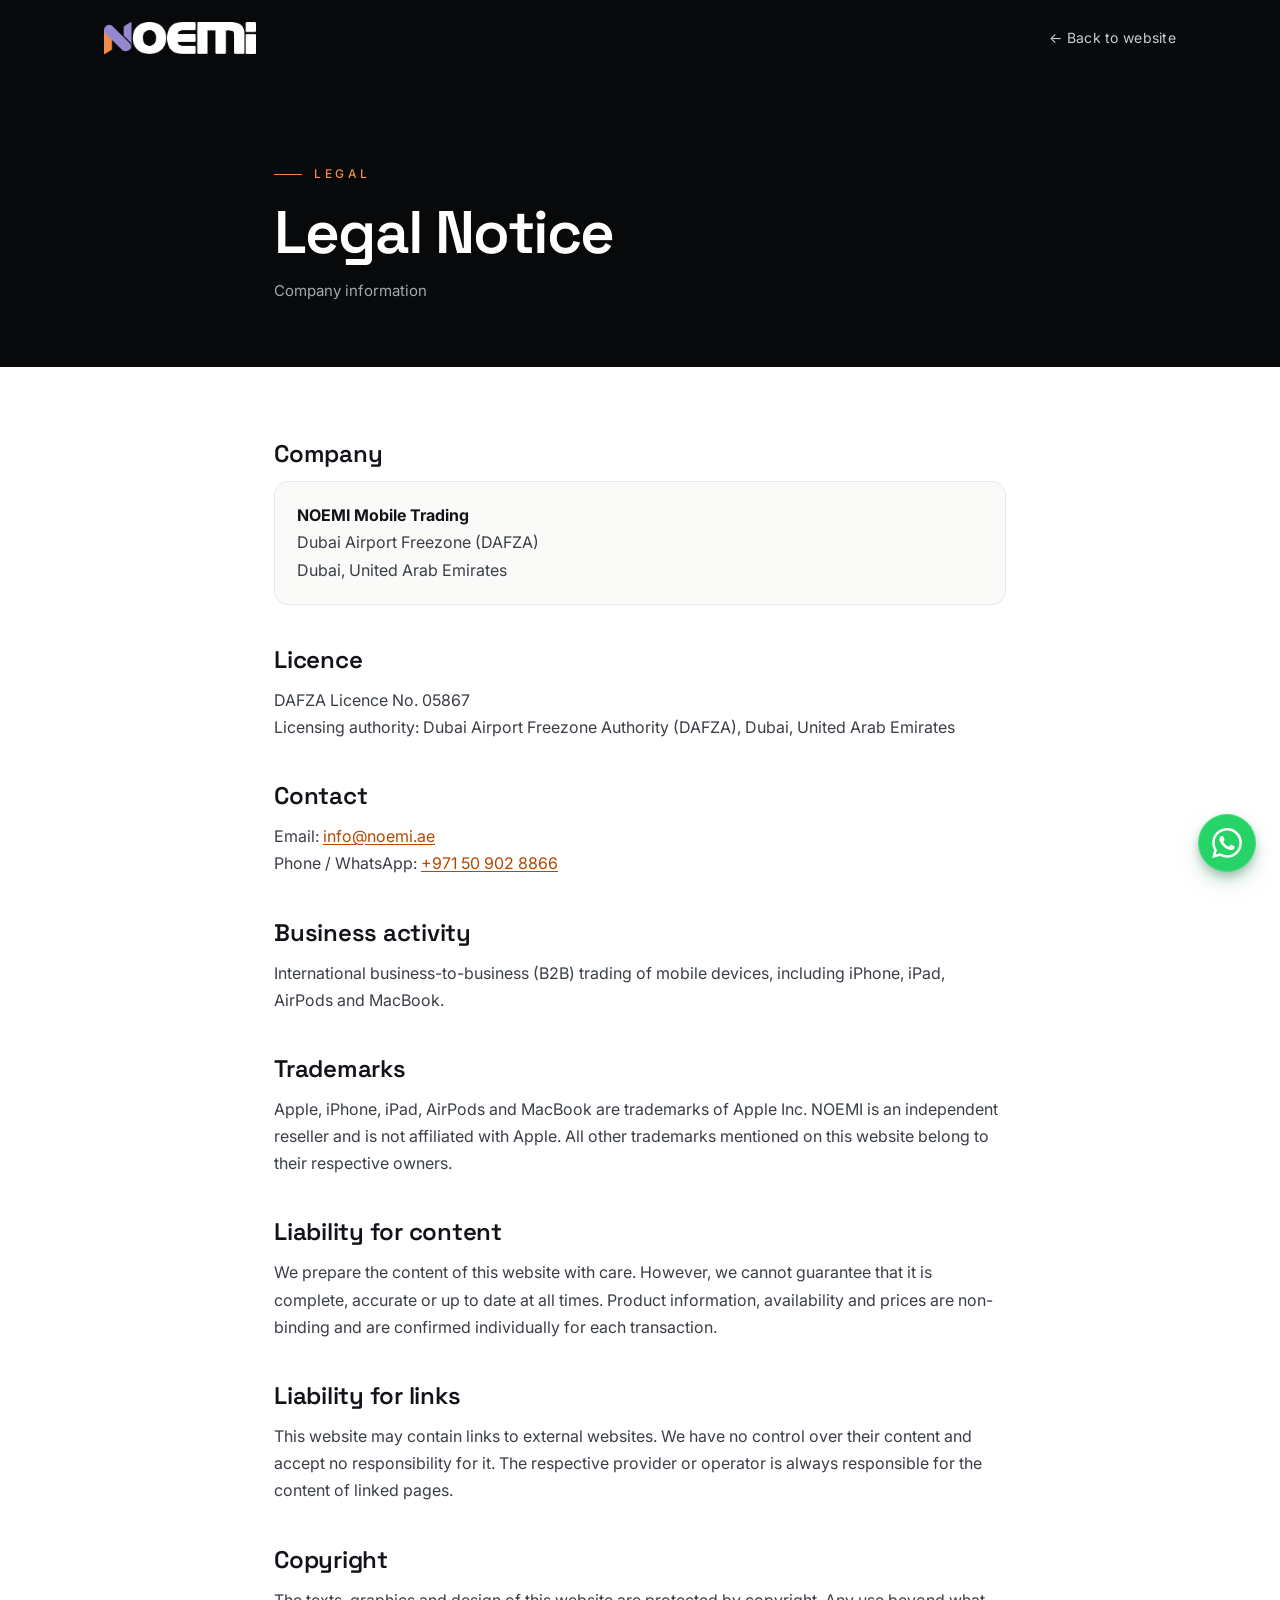
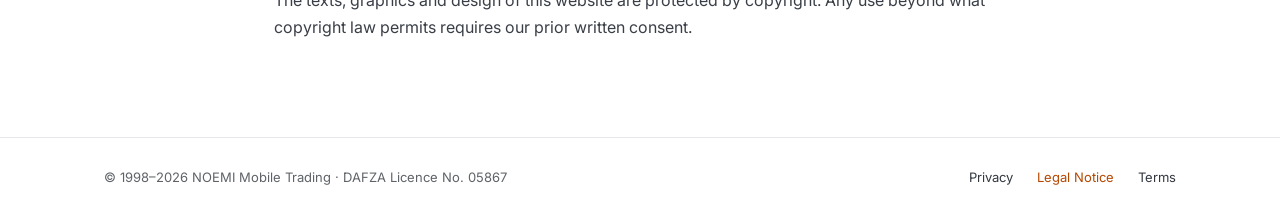
<file: legal-notice.html>
<!DOCTYPE html>
<html lang="en">
<head>
<meta charset="UTF-8">
<meta name="viewport" content="width=device-width, initial-scale=1.0">
<title>Legal Notice | NOEMI</title>
<meta name="description" content="Company information and legal notice for NOEMI Mobile Trading, Dubai Airport Freezone (DAFZA).">
<link rel="canonical" href="https://noemi.ae/legal-notice.html">
<meta name="theme-color" content="#08090B">
<link rel="icon" type="image/png" href="favicon.ico">
<link rel="icon" type="image/png" sizes="32x32" href="favicon-32x32.png">
<link rel="preconnect" href="https://fonts.googleapis.com">
<link rel="preconnect" href="https://fonts.gstatic.com" crossorigin>
<link href="https://fonts.googleapis.com/css2?family=Space+Grotesk:wght@500;600&family=Inter:wght@400;500;600&display=swap" rel="stylesheet">
<link rel="stylesheet" href="./legal.css">
<link rel="stylesheet" href="./wa-float.css">
</head>
<body>
<header class="legal-header">
  <div class="container">
    <a href="./index.html" aria-label="NOEMI — home"><img src="./noemi-logo-light.webp" alt="NOEMI" width="152" height="32"></a>
    <a class="legal-back" href="./index.html">← Back to website</a>
  </div>
</header>
<section class="legal-hero">
  <div class="container">
    <span class="eyebrow">Legal</span>
    <h1>Legal Notice</h1>
    <p>Company information</p>
  </div>
</section>
<main>
  <div class="container">
    <h2>Company</h2>
    <div class="legal-card">
      <p><strong>NOEMI Mobile Trading</strong><br>
      Dubai Airport Freezone (DAFZA)<br>
      Dubai, United Arab Emirates</p>
    </div>

    <h2>Licence</h2>
    <p>DAFZA Licence No. 05867<br>
    Licensing authority: Dubai Airport Freezone Authority (DAFZA), Dubai, United Arab Emirates</p>

    <h2>Contact</h2>
    <p>Email: <a href="mailto:info@noemi.ae">info@noemi.ae</a><br>
    Phone / WhatsApp: <a href="tel:+971509028866">+971 50 902 8866</a></p>

    <h2>Business activity</h2>
    <p>International business-to-business (B2B) trading of mobile devices, including iPhone, iPad, AirPods and MacBook.</p>

    <h2>Trademarks</h2>
    <p>Apple, iPhone, iPad, AirPods and MacBook are trademarks of Apple Inc. NOEMI is an independent reseller and is not affiliated with Apple. All other trademarks mentioned on this website belong to their respective owners.</p>

    <h2>Liability for content</h2>
    <p>We prepare the content of this website with care. However, we cannot guarantee that it is complete, accurate or up to date at all times. Product information, availability and prices are non-binding and are confirmed individually for each transaction.</p>

    <h2>Liability for links</h2>
    <p>This website may contain links to external websites. We have no control over their content and accept no responsibility for it. The respective provider or operator is always responsible for the content of linked pages.</p>

    <h2>Copyright</h2>
    <p>The texts, graphics and design of this website are protected by copyright. Any use beyond what copyright law permits requires our prior written consent.</p>
  </div>
</main>
<footer class="legal-footer">
  <div class="container">
    <span>© 1998–2026 NOEMI Mobile Trading · DAFZA Licence No. 05867</span>
    <nav aria-label="Legal">
      <a href="./privacy.html">Privacy</a>
      <a href="./legal-notice.html" aria-current="page">Legal Notice</a>
      <a href="./terms.html">Terms</a>
    </nav>
  </div>
</footer>
<a class="wa-float" href="https://wa.me/971509028866?text=Hello%20NOEMI%2C%20I%20have%20a%20business%20inquiry." target="_blank" rel="noopener noreferrer" aria-label="Chat with NOEMI on WhatsApp (opens in a new tab)"><svg viewBox="0 0 24 24" aria-hidden="true" focusable="false"><path fill="currentColor" d="M17.472 14.382c-.297-.149-1.758-.867-2.03-.967-.273-.099-.471-.148-.67.15-.197.297-.767.966-.94 1.164-.173.199-.347.223-.644.075-.297-.15-1.255-.463-2.39-1.475-.883-.788-1.48-1.761-1.653-2.059-.173-.297-.018-.458.13-.606.134-.133.298-.347.446-.52.149-.174.198-.298.298-.497.099-.198.05-.371-.025-.52-.075-.149-.669-1.612-.916-2.207-.242-.579-.487-.5-.669-.51-.173-.008-.371-.01-.57-.01-.198 0-.52.074-.792.372-.272.297-1.04 1.016-1.04 2.479 0 1.462 1.065 2.875 1.213 3.074.149.198 2.096 3.2 5.077 4.487.709.306 1.262.489 1.694.625.712.227 1.36.195 1.871.118.571-.085 1.758-.719 2.006-1.413.248-.694.248-1.289.173-1.413-.074-.124-.272-.198-.57-.347m-5.421 7.403h-.004a9.87 9.87 0 01-5.031-1.378l-.361-.214-3.741.982.998-3.648-.235-.374a9.86 9.86 0 01-1.51-5.26c.001-5.45 4.436-9.884 9.888-9.884 2.64 0 5.122 1.03 6.988 2.898a9.825 9.825 0 012.893 6.994c-.003 5.45-4.437 9.884-9.885 9.884m8.413-18.297A11.815 11.815 0 0012.05 0C5.495 0 .16 5.335.157 11.892c0 2.096.547 4.142 1.588 5.945L.057 24l6.305-1.654a11.882 11.882 0 005.683 1.448h.005c6.554 0 11.89-5.335 11.893-11.893a11.821 11.821 0 00-3.48-8.413z"/></svg><span class="wa-float__tip" aria-hidden="true">Chat with us on WhatsApp</span></a>
</body>
</html>
</file>
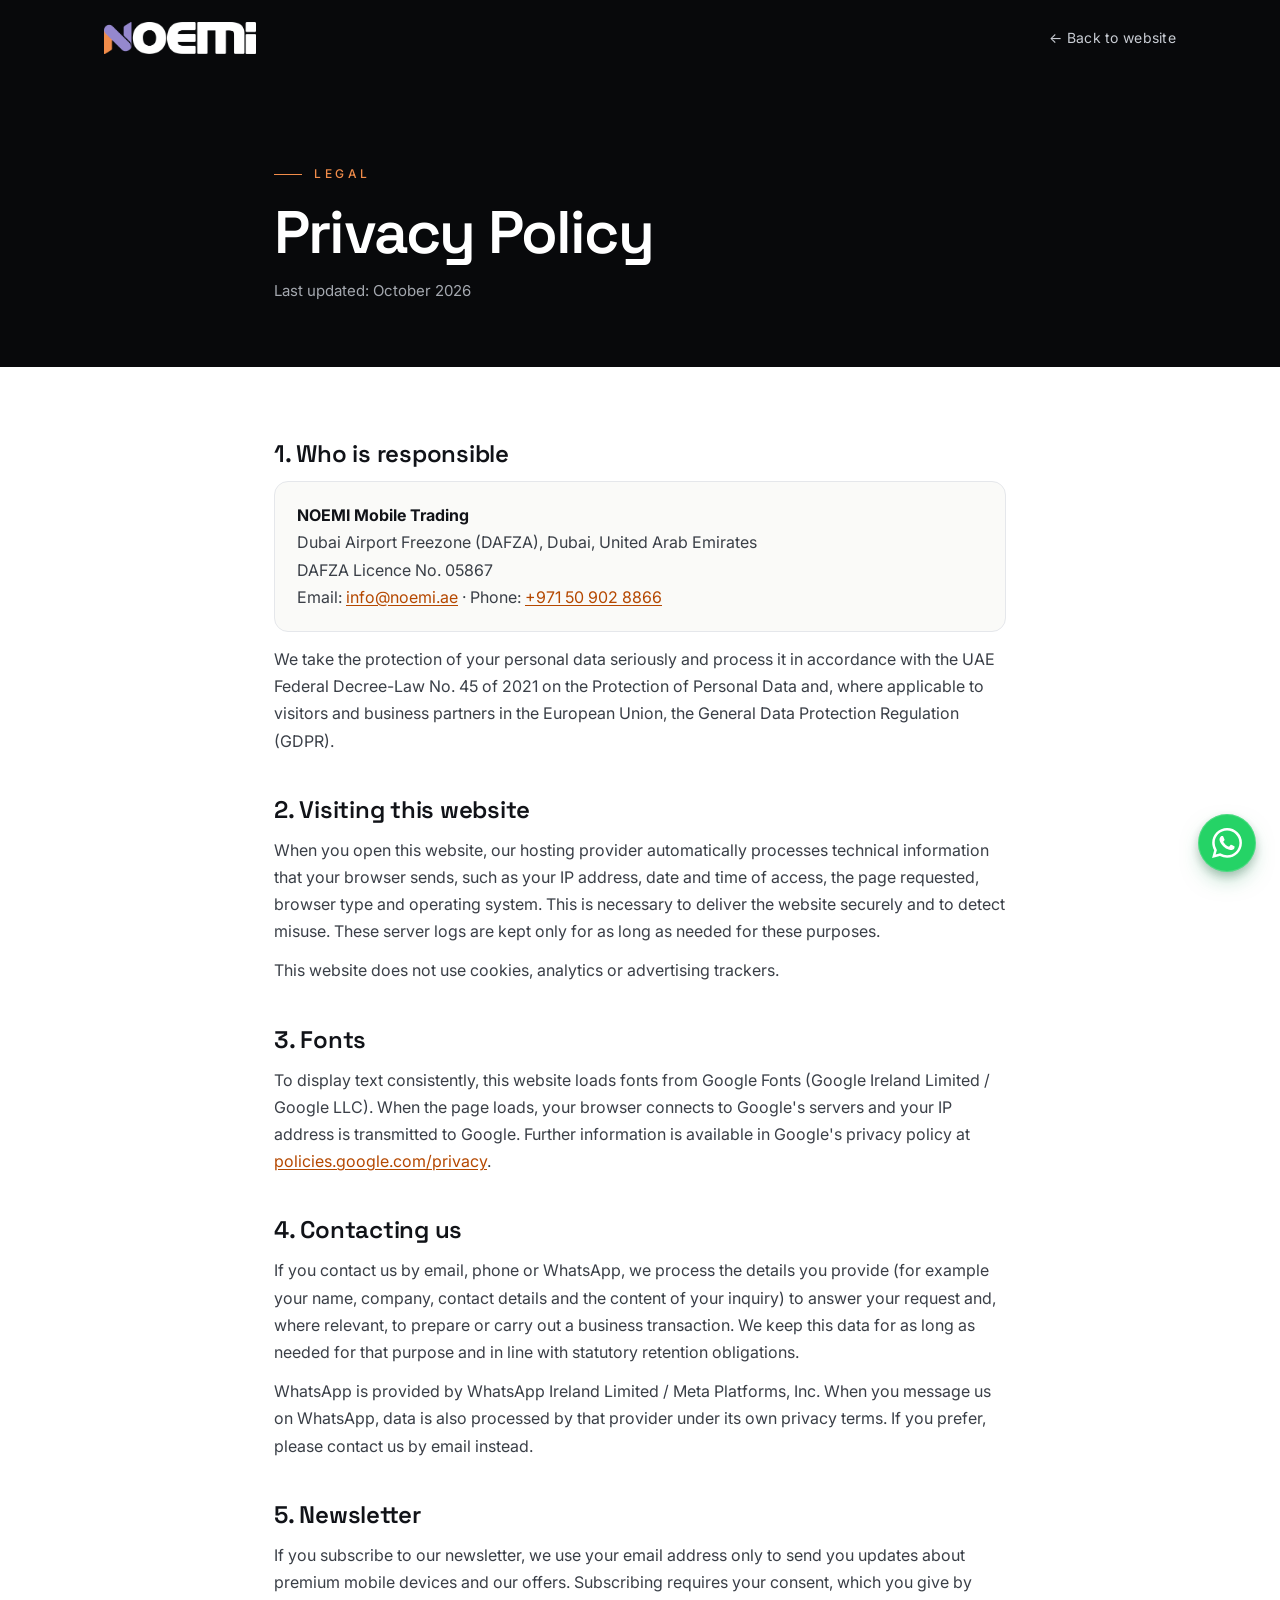
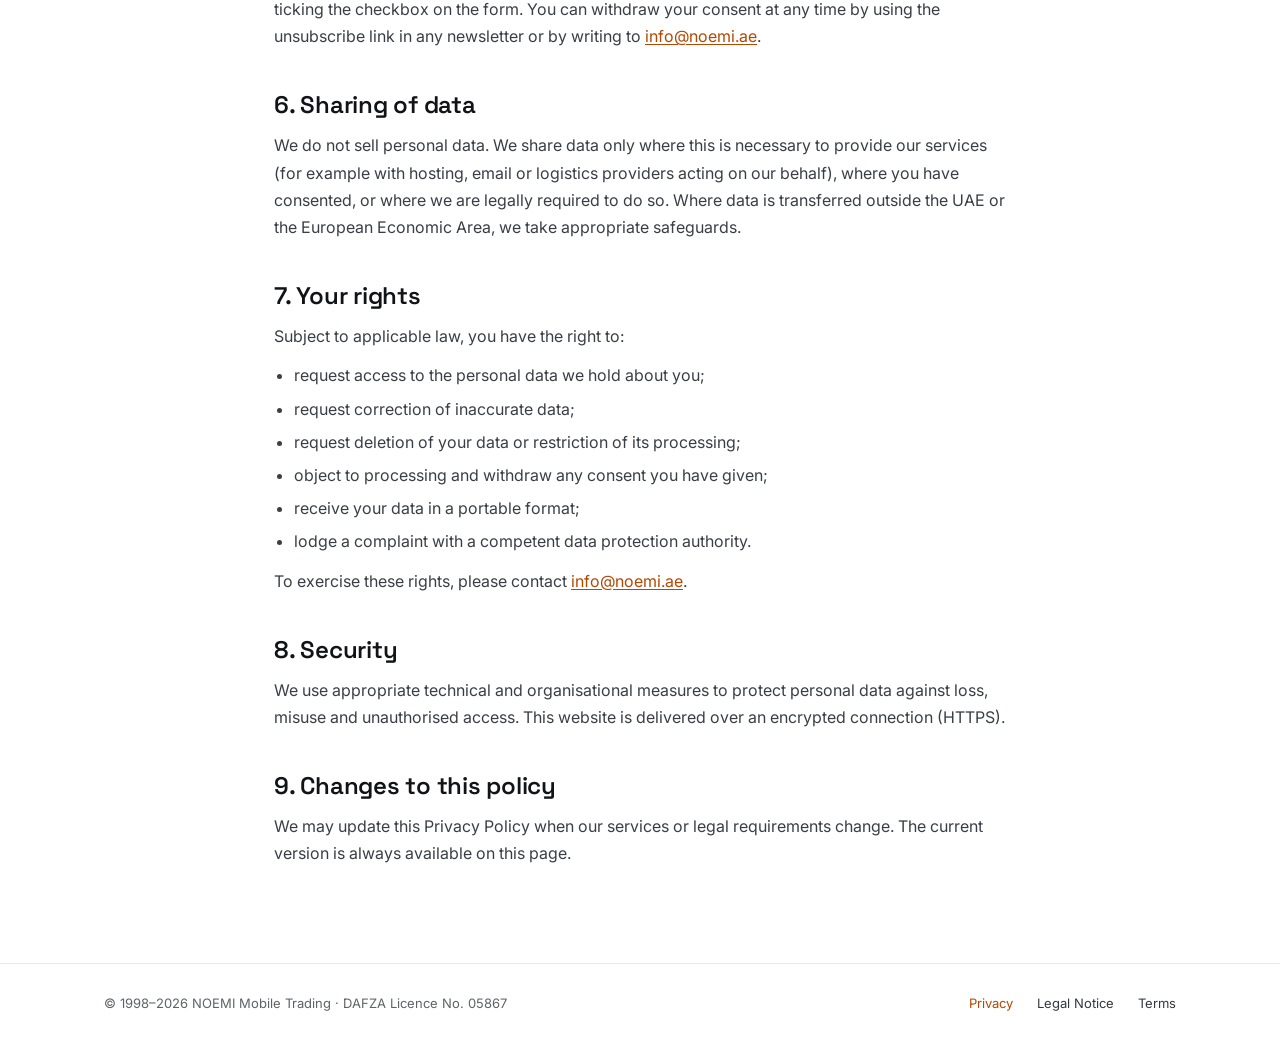
<file: privacy.html>
<!DOCTYPE html>
<html lang="en">
<head>
<meta charset="UTF-8">
<meta name="viewport" content="width=device-width, initial-scale=1.0">
<title>Privacy Policy | NOEMI</title>
<meta name="description" content="How NOEMI Mobile Trading collects, uses and protects personal data.">
<link rel="canonical" href="https://noemi.ae/privacy.html">
<meta name="theme-color" content="#08090B">
<link rel="icon" type="image/png" href="favicon.ico">
<link rel="icon" type="image/png" sizes="32x32" href="favicon-32x32.png">
<link rel="preconnect" href="https://fonts.googleapis.com">
<link rel="preconnect" href="https://fonts.gstatic.com" crossorigin>
<link href="https://fonts.googleapis.com/css2?family=Space+Grotesk:wght@500;600&family=Inter:wght@400;500;600&display=swap" rel="stylesheet">
<link rel="stylesheet" href="./legal.css">
<link rel="stylesheet" href="./wa-float.css">
</head>
<body>
<header class="legal-header">
  <div class="container">
    <a href="./index.html" aria-label="NOEMI — home"><img src="./noemi-logo-light.webp" alt="NOEMI" width="152" height="32"></a>
    <a class="legal-back" href="./index.html">← Back to website</a>
  </div>
</header>
<section class="legal-hero">
  <div class="container">
    <span class="eyebrow">Legal</span>
    <h1>Privacy Policy</h1>
    <p>Last updated: October 2026</p>
  </div>
</section>
<main>
  <div class="container">
    <h2>1. Who is responsible</h2>
    <div class="legal-card">
      <p><strong>NOEMI Mobile Trading</strong><br>
      Dubai Airport Freezone (DAFZA), Dubai, United Arab Emirates<br>
      DAFZA Licence No. 05867<br>
      Email: <a href="mailto:info@noemi.ae">info@noemi.ae</a> · Phone: <a href="tel:+971509028866">+971 50 902 8866</a></p>
    </div>
    <p style="margin-top:14px">We take the protection of your personal data seriously and process it in accordance with the UAE Federal Decree-Law No. 45 of 2021 on the Protection of Personal Data and, where applicable to visitors and business partners in the European Union, the General Data Protection Regulation (GDPR).</p>

    <h2>2. Visiting this website</h2>
    <p>When you open this website, our hosting provider automatically processes technical information that your browser sends, such as your IP address, date and time of access, the page requested, browser type and operating system. This is necessary to deliver the website securely and to detect misuse. These server logs are kept only for as long as needed for these purposes.</p>
    <p>This website does not use cookies, analytics or advertising trackers.</p>

    <h2>3. Fonts</h2>
    <p>To display text consistently, this website loads fonts from Google Fonts (Google Ireland Limited / Google LLC). When the page loads, your browser connects to Google's servers and your IP address is transmitted to Google. Further information is available in Google's privacy policy at <a href="https://policies.google.com/privacy" target="_blank" rel="noopener noreferrer">policies.google.com/privacy</a>.</p>

    <h2>4. Contacting us</h2>
    <p>If you contact us by email, phone or WhatsApp, we process the details you provide (for example your name, company, contact details and the content of your inquiry) to answer your request and, where relevant, to prepare or carry out a business transaction. We keep this data for as long as needed for that purpose and in line with statutory retention obligations.</p>
    <p>WhatsApp is provided by WhatsApp Ireland Limited / Meta Platforms, Inc. When you message us on WhatsApp, data is also processed by that provider under its own privacy terms. If you prefer, please contact us by email instead.</p>

    <h2>5. Newsletter</h2>
    <p>If you subscribe to our newsletter, we use your email address only to send you updates about premium mobile devices and our offers. Subscribing requires your consent, which you give by ticking the checkbox on the form. You can withdraw your consent at any time by using the unsubscribe link in any newsletter or by writing to <a href="mailto:info@noemi.ae">info@noemi.ae</a>.</p>

    <h2>6. Sharing of data</h2>
    <p>We do not sell personal data. We share data only where this is necessary to provide our services (for example with hosting, email or logistics providers acting on our behalf), where you have consented, or where we are legally required to do so. Where data is transferred outside the UAE or the European Economic Area, we take appropriate safeguards.</p>

    <h2>7. Your rights</h2>
    <p>Subject to applicable law, you have the right to:</p>
    <ul>
      <li>request access to the personal data we hold about you;</li>
      <li>request correction of inaccurate data;</li>
      <li>request deletion of your data or restriction of its processing;</li>
      <li>object to processing and withdraw any consent you have given;</li>
      <li>receive your data in a portable format;</li>
      <li>lodge a complaint with a competent data protection authority.</li>
    </ul>
    <p style="margin-top:12px">To exercise these rights, please contact <a href="mailto:info@noemi.ae">info@noemi.ae</a>.</p>

    <h2>8. Security</h2>
    <p>We use appropriate technical and organisational measures to protect personal data against loss, misuse and unauthorised access. This website is delivered over an encrypted connection (HTTPS).</p>

    <h2>9. Changes to this policy</h2>
    <p>We may update this Privacy Policy when our services or legal requirements change. The current version is always available on this page.</p>
  </div>
</main>
<footer class="legal-footer">
  <div class="container">
    <span>© 1998–2026 NOEMI Mobile Trading · DAFZA Licence No. 05867</span>
    <nav aria-label="Legal">
      <a href="./privacy.html" aria-current="page">Privacy</a>
      <a href="./legal-notice.html">Legal Notice</a>
      <a href="./terms.html">Terms</a>
    </nav>
  </div>
</footer>
<a class="wa-float" href="https://wa.me/971509028866?text=Hello%20NOEMI%2C%20I%20have%20a%20business%20inquiry." target="_blank" rel="noopener noreferrer" aria-label="Chat with NOEMI on WhatsApp (opens in a new tab)"><svg viewBox="0 0 24 24" aria-hidden="true" focusable="false"><path fill="currentColor" d="M17.472 14.382c-.297-.149-1.758-.867-2.03-.967-.273-.099-.471-.148-.67.15-.197.297-.767.966-.94 1.164-.173.199-.347.223-.644.075-.297-.15-1.255-.463-2.39-1.475-.883-.788-1.48-1.761-1.653-2.059-.173-.297-.018-.458.13-.606.134-.133.298-.347.446-.52.149-.174.198-.298.298-.497.099-.198.05-.371-.025-.52-.075-.149-.669-1.612-.916-2.207-.242-.579-.487-.5-.669-.51-.173-.008-.371-.01-.57-.01-.198 0-.52.074-.792.372-.272.297-1.04 1.016-1.04 2.479 0 1.462 1.065 2.875 1.213 3.074.149.198 2.096 3.2 5.077 4.487.709.306 1.262.489 1.694.625.712.227 1.36.195 1.871.118.571-.085 1.758-.719 2.006-1.413.248-.694.248-1.289.173-1.413-.074-.124-.272-.198-.57-.347m-5.421 7.403h-.004a9.87 9.87 0 01-5.031-1.378l-.361-.214-3.741.982.998-3.648-.235-.374a9.86 9.86 0 01-1.51-5.26c.001-5.45 4.436-9.884 9.888-9.884 2.64 0 5.122 1.03 6.988 2.898a9.825 9.825 0 012.893 6.994c-.003 5.45-4.437 9.884-9.885 9.884m8.413-18.297A11.815 11.815 0 0012.05 0C5.495 0 .16 5.335.157 11.892c0 2.096.547 4.142 1.588 5.945L.057 24l6.305-1.654a11.882 11.882 0 005.683 1.448h.005c6.554 0 11.89-5.335 11.893-11.893a11.821 11.821 0 00-3.48-8.413z"/></svg><span class="wa-float__tip" aria-hidden="true">Chat with us on WhatsApp</span></a>
</body>
</html>
</file>
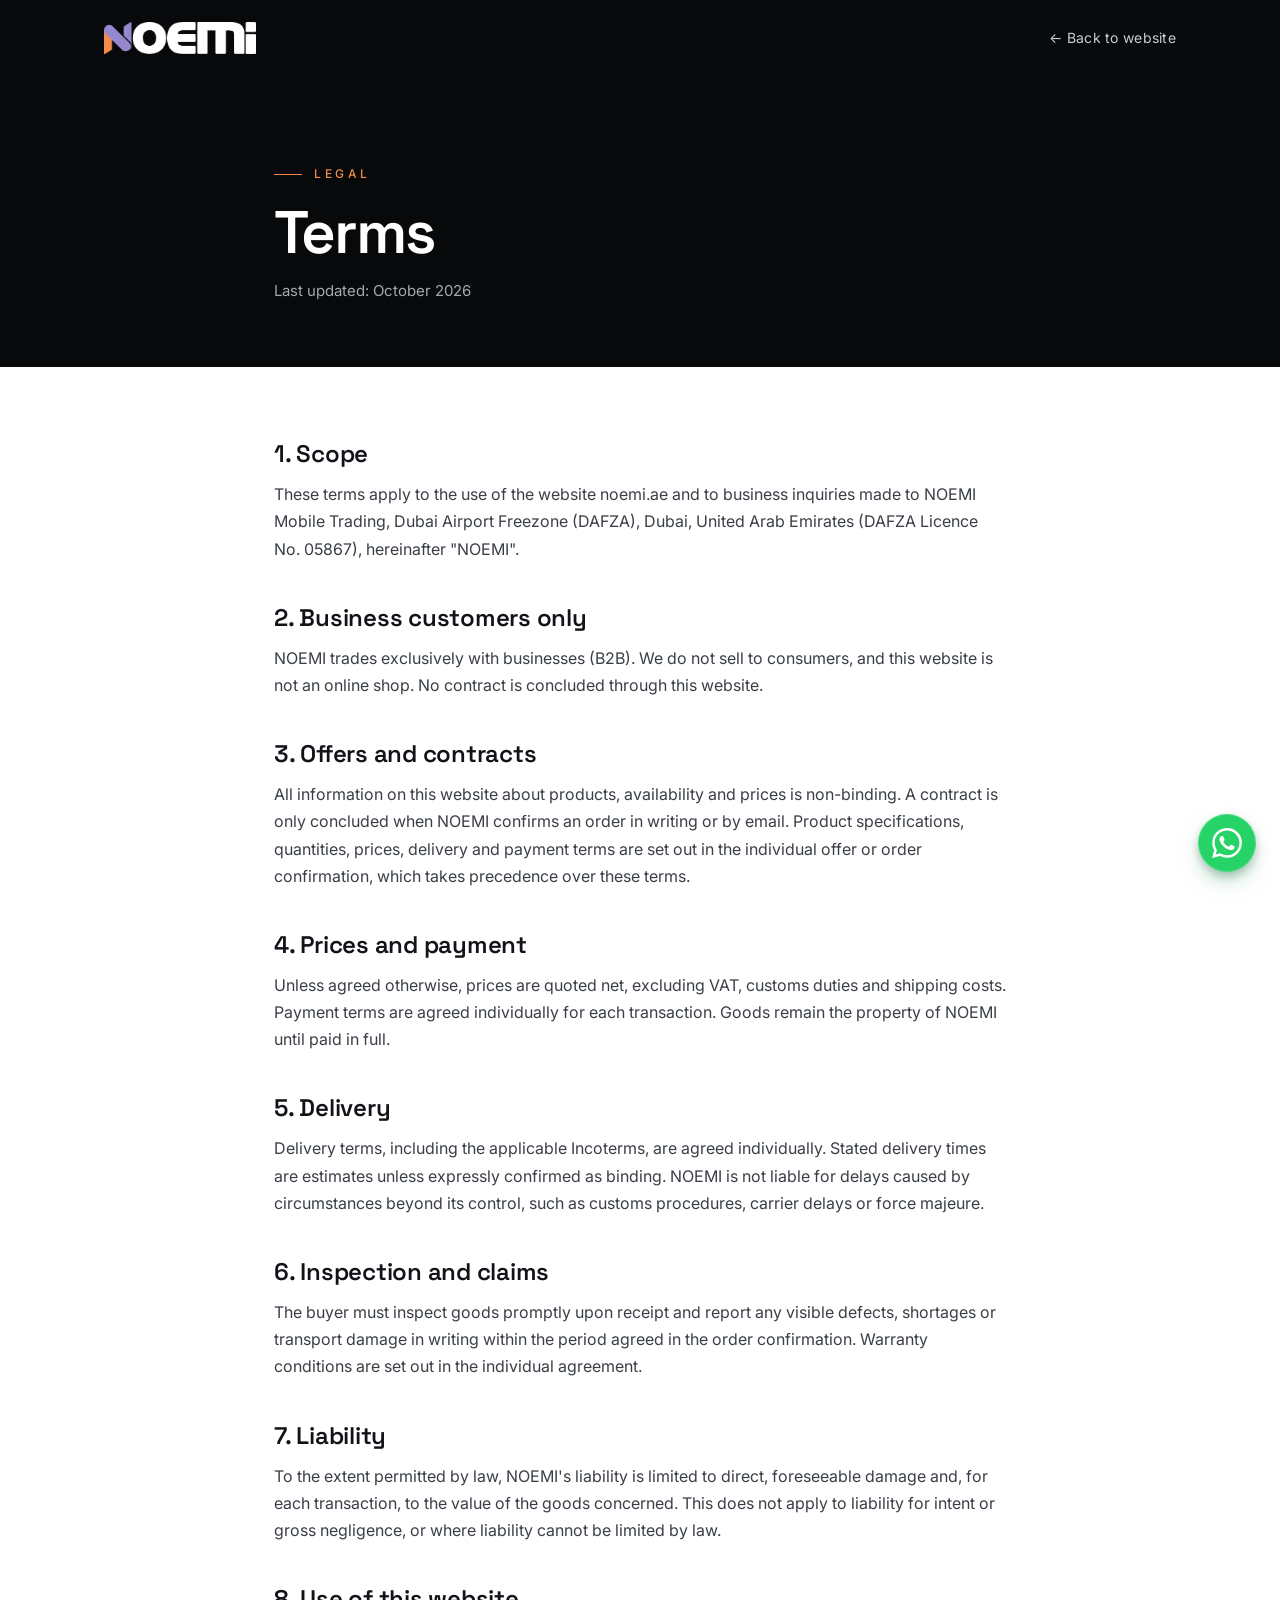
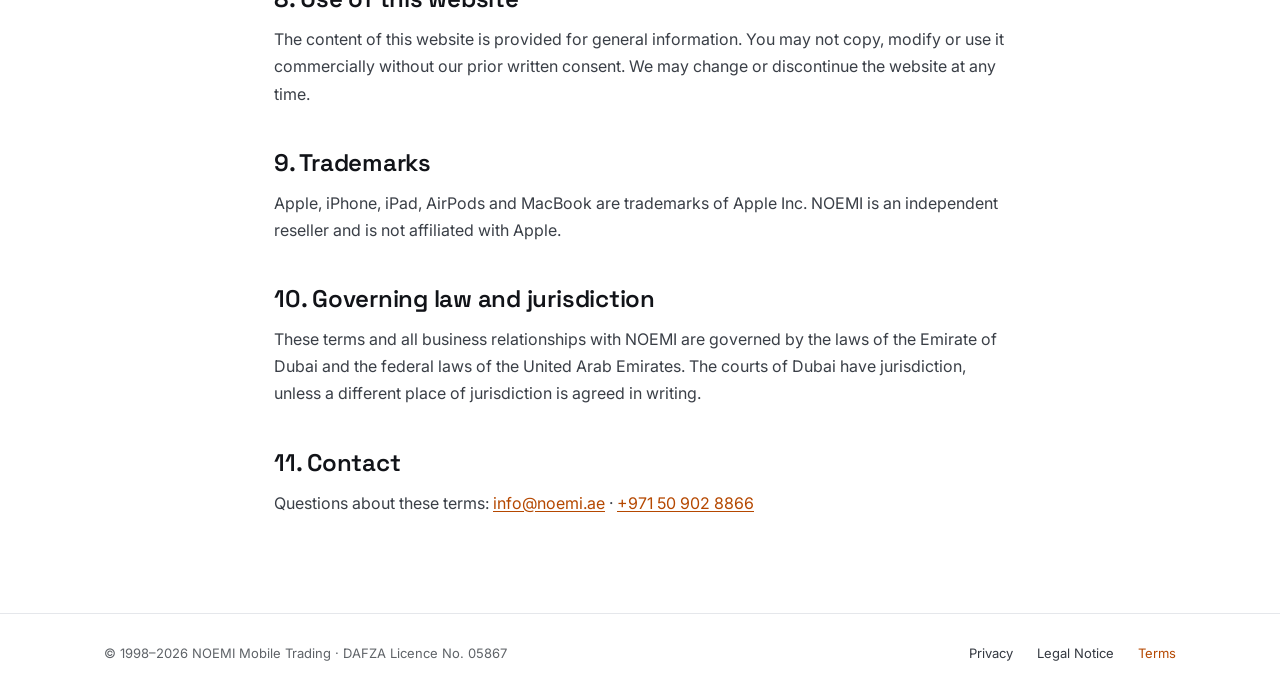
<file: terms.html>
<!DOCTYPE html>
<html lang="en">
<head>
<meta charset="UTF-8">
<meta name="viewport" content="width=device-width, initial-scale=1.0">
<title>Terms | NOEMI</title>
<meta name="description" content="Terms of use and general business terms of NOEMI Mobile Trading.">
<link rel="canonical" href="https://noemi.ae/terms.html">
<meta name="theme-color" content="#08090B">
<link rel="icon" type="image/png" href="favicon.ico">
<link rel="icon" type="image/png" sizes="32x32" href="favicon-32x32.png">
<link rel="preconnect" href="https://fonts.googleapis.com">
<link rel="preconnect" href="https://fonts.gstatic.com" crossorigin>
<link href="https://fonts.googleapis.com/css2?family=Space+Grotesk:wght@500;600&family=Inter:wght@400;500;600&display=swap" rel="stylesheet">
<link rel="stylesheet" href="./legal.css">
<link rel="stylesheet" href="./wa-float.css">
</head>
<body>
<header class="legal-header">
  <div class="container">
    <a href="./index.html" aria-label="NOEMI — home"><img src="./noemi-logo-light.webp" alt="NOEMI" width="152" height="32"></a>
    <a class="legal-back" href="./index.html">← Back to website</a>
  </div>
</header>
<section class="legal-hero">
  <div class="container">
    <span class="eyebrow">Legal</span>
    <h1>Terms</h1>
    <p>Last updated: October 2026</p>
  </div>
</section>
<main>
  <div class="container">
    <h2>1. Scope</h2>
    <p>These terms apply to the use of the website noemi.ae and to business inquiries made to NOEMI Mobile Trading, Dubai Airport Freezone (DAFZA), Dubai, United Arab Emirates (DAFZA Licence No. 05867), hereinafter "NOEMI".</p>

    <h2>2. Business customers only</h2>
    <p>NOEMI trades exclusively with businesses (B2B). We do not sell to consumers, and this website is not an online shop. No contract is concluded through this website.</p>

    <h2>3. Offers and contracts</h2>
    <p>All information on this website about products, availability and prices is non-binding. A contract is only concluded when NOEMI confirms an order in writing or by email. Product specifications, quantities, prices, delivery and payment terms are set out in the individual offer or order confirmation, which takes precedence over these terms.</p>

    <h2>4. Prices and payment</h2>
    <p>Unless agreed otherwise, prices are quoted net, excluding VAT, customs duties and shipping costs. Payment terms are agreed individually for each transaction. Goods remain the property of NOEMI until paid in full.</p>

    <h2>5. Delivery</h2>
    <p>Delivery terms, including the applicable Incoterms, are agreed individually. Stated delivery times are estimates unless expressly confirmed as binding. NOEMI is not liable for delays caused by circumstances beyond its control, such as customs procedures, carrier delays or force majeure.</p>

    <h2>6. Inspection and claims</h2>
    <p>The buyer must inspect goods promptly upon receipt and report any visible defects, shortages or transport damage in writing within the period agreed in the order confirmation. Warranty conditions are set out in the individual agreement.</p>

    <h2>7. Liability</h2>
    <p>To the extent permitted by law, NOEMI's liability is limited to direct, foreseeable damage and, for each transaction, to the value of the goods concerned. This does not apply to liability for intent or gross negligence, or where liability cannot be limited by law.</p>

    <h2>8. Use of this website</h2>
    <p>The content of this website is provided for general information. You may not copy, modify or use it commercially without our prior written consent. We may change or discontinue the website at any time.</p>

    <h2>9. Trademarks</h2>
    <p>Apple, iPhone, iPad, AirPods and MacBook are trademarks of Apple Inc. NOEMI is an independent reseller and is not affiliated with Apple.</p>

    <h2>10. Governing law and jurisdiction</h2>
    <p>These terms and all business relationships with NOEMI are governed by the laws of the Emirate of Dubai and the federal laws of the United Arab Emirates. The courts of Dubai have jurisdiction, unless a different place of jurisdiction is agreed in writing.</p>

    <h2>11. Contact</h2>
    <p>Questions about these terms: <a href="mailto:info@noemi.ae">info@noemi.ae</a> · <a href="tel:+971509028866">+971 50 902 8866</a></p>
  </div>
</main>
<footer class="legal-footer">
  <div class="container">
    <span>© 1998–2026 NOEMI Mobile Trading · DAFZA Licence No. 05867</span>
    <nav aria-label="Legal">
      <a href="./privacy.html">Privacy</a>
      <a href="./legal-notice.html">Legal Notice</a>
      <a href="./terms.html" aria-current="page">Terms</a>
    </nav>
  </div>
</footer>
<a class="wa-float" href="https://wa.me/971509028866?text=Hello%20NOEMI%2C%20I%20have%20a%20business%20inquiry." target="_blank" rel="noopener noreferrer" aria-label="Chat with NOEMI on WhatsApp (opens in a new tab)"><svg viewBox="0 0 24 24" aria-hidden="true" focusable="false"><path fill="currentColor" d="M17.472 14.382c-.297-.149-1.758-.867-2.03-.967-.273-.099-.471-.148-.67.15-.197.297-.767.966-.94 1.164-.173.199-.347.223-.644.075-.297-.15-1.255-.463-2.39-1.475-.883-.788-1.48-1.761-1.653-2.059-.173-.297-.018-.458.13-.606.134-.133.298-.347.446-.52.149-.174.198-.298.298-.497.099-.198.05-.371-.025-.52-.075-.149-.669-1.612-.916-2.207-.242-.579-.487-.5-.669-.51-.173-.008-.371-.01-.57-.01-.198 0-.52.074-.792.372-.272.297-1.04 1.016-1.04 2.479 0 1.462 1.065 2.875 1.213 3.074.149.198 2.096 3.2 5.077 4.487.709.306 1.262.489 1.694.625.712.227 1.36.195 1.871.118.571-.085 1.758-.719 2.006-1.413.248-.694.248-1.289.173-1.413-.074-.124-.272-.198-.57-.347m-5.421 7.403h-.004a9.87 9.87 0 01-5.031-1.378l-.361-.214-3.741.982.998-3.648-.235-.374a9.86 9.86 0 01-1.51-5.26c.001-5.45 4.436-9.884 9.888-9.884 2.64 0 5.122 1.03 6.988 2.898a9.825 9.825 0 012.893 6.994c-.003 5.45-4.437 9.884-9.885 9.884m8.413-18.297A11.815 11.815 0 0012.05 0C5.495 0 .16 5.335.157 11.892c0 2.096.547 4.142 1.588 5.945L.057 24l6.305-1.654a11.882 11.882 0 005.683 1.448h.005c6.554 0 11.89-5.335 11.893-11.893a11.821 11.821 0 00-3.48-8.413z"/></svg><span class="wa-float__tip" aria-hidden="true">Chat with us on WhatsApp</span></a>
</body>
</html>
</file>
<file: wa-float.css>
/* Floating WhatsApp button — shared by index.html and the legal pages */
.wa-float{position:fixed;right:max(24px,env(safe-area-inset-right));bottom:max(28px,env(safe-area-inset-bottom));z-index:900;display:grid;place-items:center;width:58px;height:58px;border-radius:50%;background:#25D366;color:#fff;text-decoration:none;-webkit-tap-highlight-color:transparent;box-shadow:0 0 0 1px rgba(255,255,255,.18) inset,0 10px 24px -8px rgba(18,140,74,.55),0 4px 10px rgba(8,9,11,.18);transition:transform .35s cubic-bezier(.22,.61,.36,1),box-shadow .35s ease,background-color .25s ease;animation:wa-float-in .7s cubic-bezier(.22,.61,.36,1) .9s backwards}
.wa-float svg{position:relative;z-index:1;width:30px;height:30px;display:block}
.wa-float::before{content:"";position:absolute;inset:0;border-radius:50%;background:#25D366;z-index:0;opacity:0;pointer-events:none;animation:wa-float-halo 6s ease-out 2.4s infinite}
.wa-float:hover{transform:translateY(-2px) scale(1.06);background:#2bdc6c;box-shadow:0 0 0 1px rgba(255,255,255,.22) inset,0 16px 32px -10px rgba(18,140,74,.65),0 6px 14px rgba(8,9,11,.2)}
.wa-float:active{transform:scale(.94);transition-duration:.1s}
.wa-float:focus{outline:none}
.wa-float:focus-visible{outline:3px solid #fff;outline-offset:3px;box-shadow:0 0 0 7px #128C4A,0 10px 24px -8px rgba(18,140,74,.55)}
.wa-float__tip{position:absolute;right:calc(100% + 14px);top:50%;transform:translate(8px,-50%);white-space:nowrap;padding:9px 14px;border-radius:10px;background:#111318;color:#fff;font:500 13px/1.2 'Inter',system-ui,-apple-system,'Segoe UI',Roboto,sans-serif;letter-spacing:.01em;box-shadow:0 10px 24px -10px rgba(8,9,11,.5);opacity:0;visibility:hidden;pointer-events:none;transition:opacity .25s ease,transform .3s cubic-bezier(.22,.61,.36,1),visibility .25s}
.wa-float__tip::after{content:"";position:absolute;left:100%;top:50%;transform:translateY(-50%);border:6px solid transparent;border-left-color:#111318}
.wa-float:focus-visible .wa-float__tip{opacity:1;visibility:visible;transform:translate(0,-50%)}
@media(hover:hover){.wa-float:hover .wa-float__tip{opacity:1;visibility:visible;transform:translate(0,-50%)}}
@media(hover:none){.wa-float__tip{display:none}}
@keyframes wa-float-in{from{opacity:0;transform:translateY(18px) scale(.8)}to{opacity:1;transform:none}}
@keyframes wa-float-halo{0%{opacity:.45;transform:scale(1)}30%{opacity:0;transform:scale(1.55)}100%{opacity:0;transform:scale(1.55)}}
@media(max-width:767px){
  .wa-float{right:max(16px,env(safe-area-inset-right));bottom:max(20px,env(safe-area-inset-bottom));width:54px;height:54px}
  .wa-float svg{width:28px;height:28px}
}
/* keep the last footer line clear of the button */
@media(max-width:1023px){.site-footer,.legal-footer{padding-bottom:104px}}
@media(prefers-reduced-motion:reduce){
  .wa-float{animation:none;transition:none}
  .wa-float::before{animation:none;display:none}
  .wa-float:hover{transform:none}
  .wa-float__tip{transition:none}
}
@media print{.wa-float{display:none}}
</file>
<file: legal.css>
:root{--black:#08090B;--ink:#111318;--text:#3a3f47;--muted:#5F6368;--line:#E5E7EB;--orange:#f18c4a;--orange-dark:#b54800;--font-display:'Space Grotesk','Inter',system-ui,-apple-system,'Segoe UI',Roboto,sans-serif;--font-body:'Inter','Space Grotesk',system-ui,-apple-system,'Segoe UI',Roboto,sans-serif;--pad:clamp(20px,5vw,72px)}
*,*::before,*::after{box-sizing:border-box;margin:0;padding:0}
body{font-family:var(--font-body);background:#fff;color:var(--text);line-height:1.7;font-size:16px;-webkit-font-smoothing:antialiased}
a{color:inherit}
.container{width:100%;max-width:860px;margin:0 auto;padding:0 var(--pad)}
.legal-header{background:var(--black)}
.legal-header .container{max-width:1200px;display:flex;align-items:center;justify-content:space-between;gap:20px;height:76px}
.legal-header img{height:32px;width:auto;display:block}
.legal-back{color:#C9CDD4;font-size:14px;text-decoration:none;letter-spacing:.02em}
.legal-back:hover,.legal-back:focus-visible{color:var(--orange)}
.legal-hero{background:var(--black);color:#fff;padding:clamp(40px,7vw,80px) 0 clamp(36px,6vw,64px)}
.legal-hero .eyebrow{display:inline-flex;align-items:center;gap:12px;font-size:12px;letter-spacing:.3em;text-transform:uppercase;color:var(--orange);font-weight:500}
.legal-hero .eyebrow::before{content:"";width:28px;height:1px;background:var(--orange)}
.legal-hero h1{margin-top:16px;font-family:var(--font-display);font-size:clamp(34px,6vw,60px);font-weight:600;letter-spacing:-.03em;line-height:1.05}
.legal-hero p{margin-top:14px;color:#A4A8AF;font-size:15px}
main{padding:clamp(36px,6vw,72px) 0 clamp(48px,8vw,96px)}
main h2{font-family:var(--font-display);color:var(--ink);font-size:clamp(20px,2.4vw,24px);font-weight:600;letter-spacing:-.01em;line-height:1.25;margin:40px 0 12px}
main h2:first-child{margin-top:0}
main p,main li{font-size:16px}
main p+p{margin-top:12px}
main ul{margin:12px 0 0 20px}
main li+li{margin-top:6px}
main a{color:var(--orange-dark);text-underline-offset:2px}
.legal-card{border:1px solid var(--line);border-radius:14px;padding:20px 22px;background:#FAFAF8}
.legal-card p{margin:0}
.legal-card strong{color:var(--ink)}
.legal-footer{border-top:1px solid var(--line);padding:28px 0 36px;font-size:13px;color:var(--muted)}
.legal-footer .container{max-width:1200px;display:flex;flex-wrap:wrap;justify-content:space-between;gap:12px 28px}
.legal-footer nav{display:flex;flex-wrap:wrap;gap:8px 24px}
.legal-footer a{text-decoration:none;color:#333840}
.legal-footer a:hover,.legal-footer a[aria-current="page"]{color:var(--orange-dark)}
</file>
